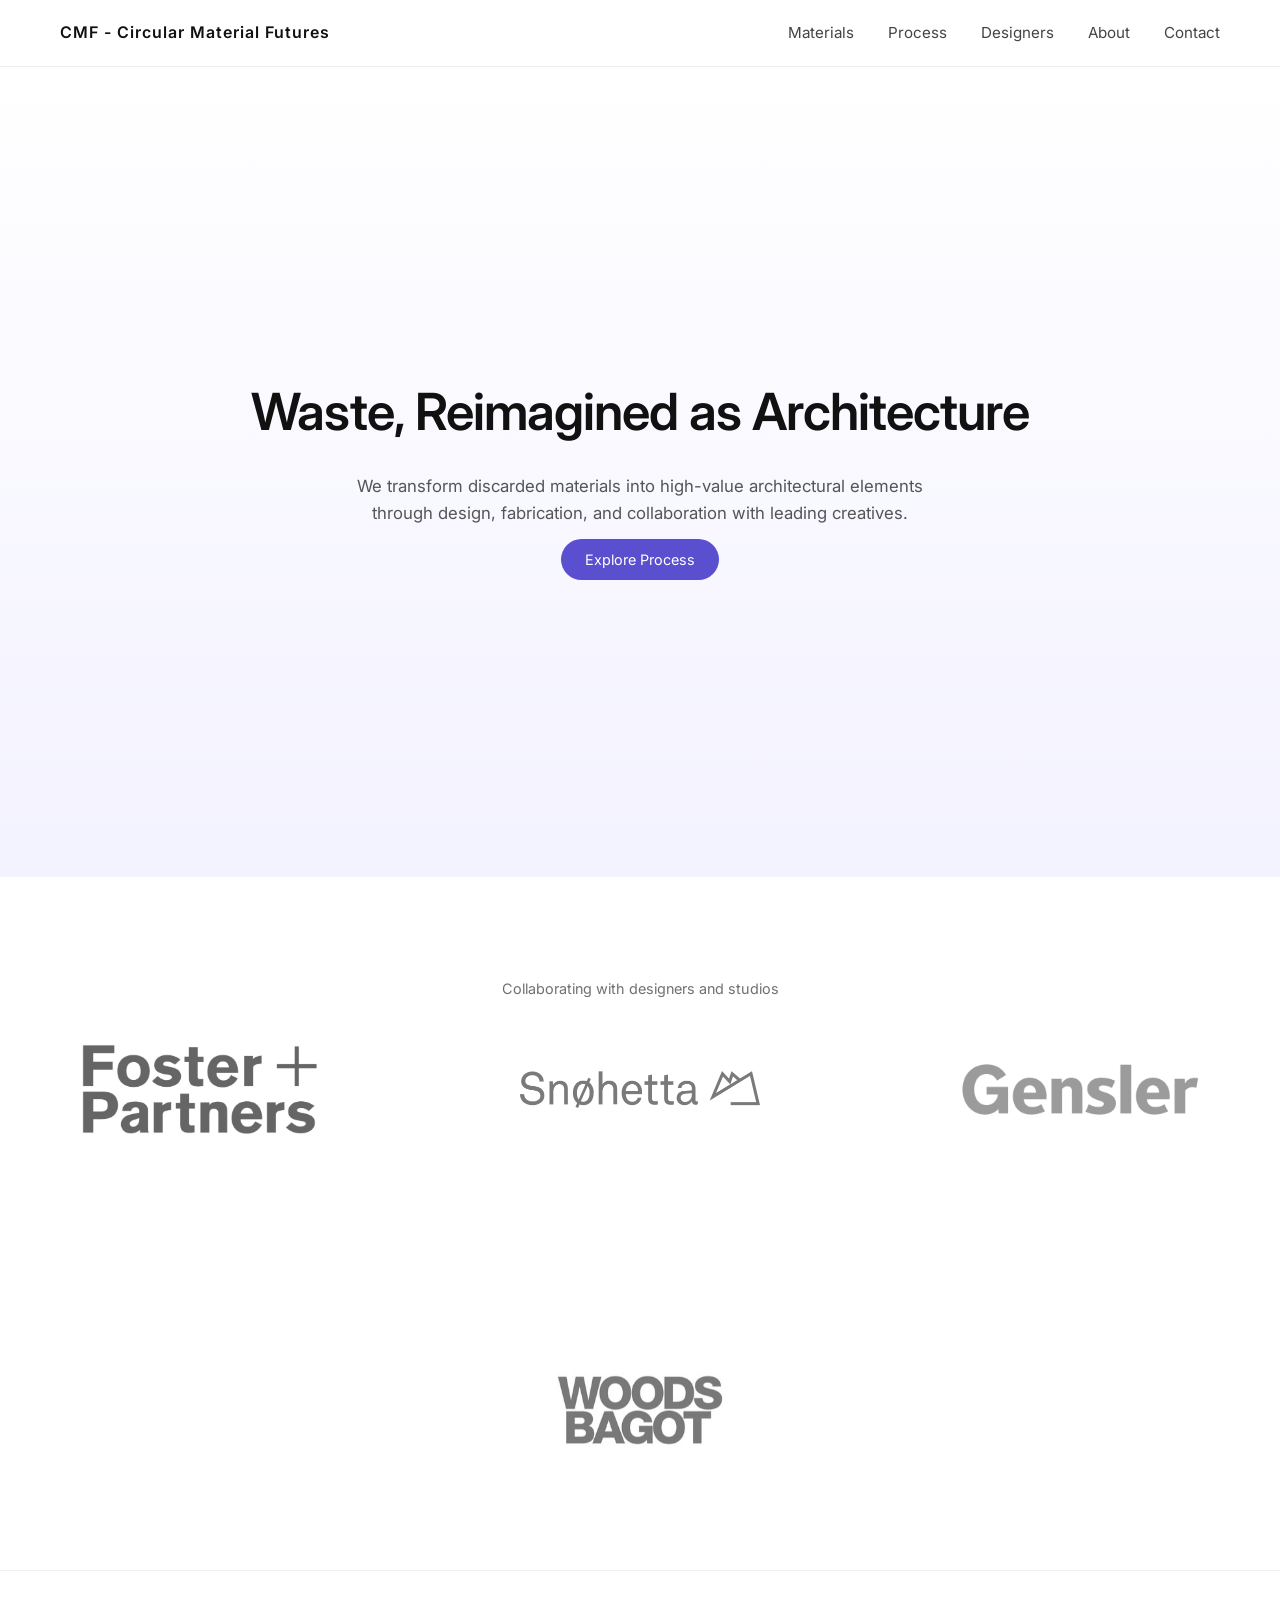
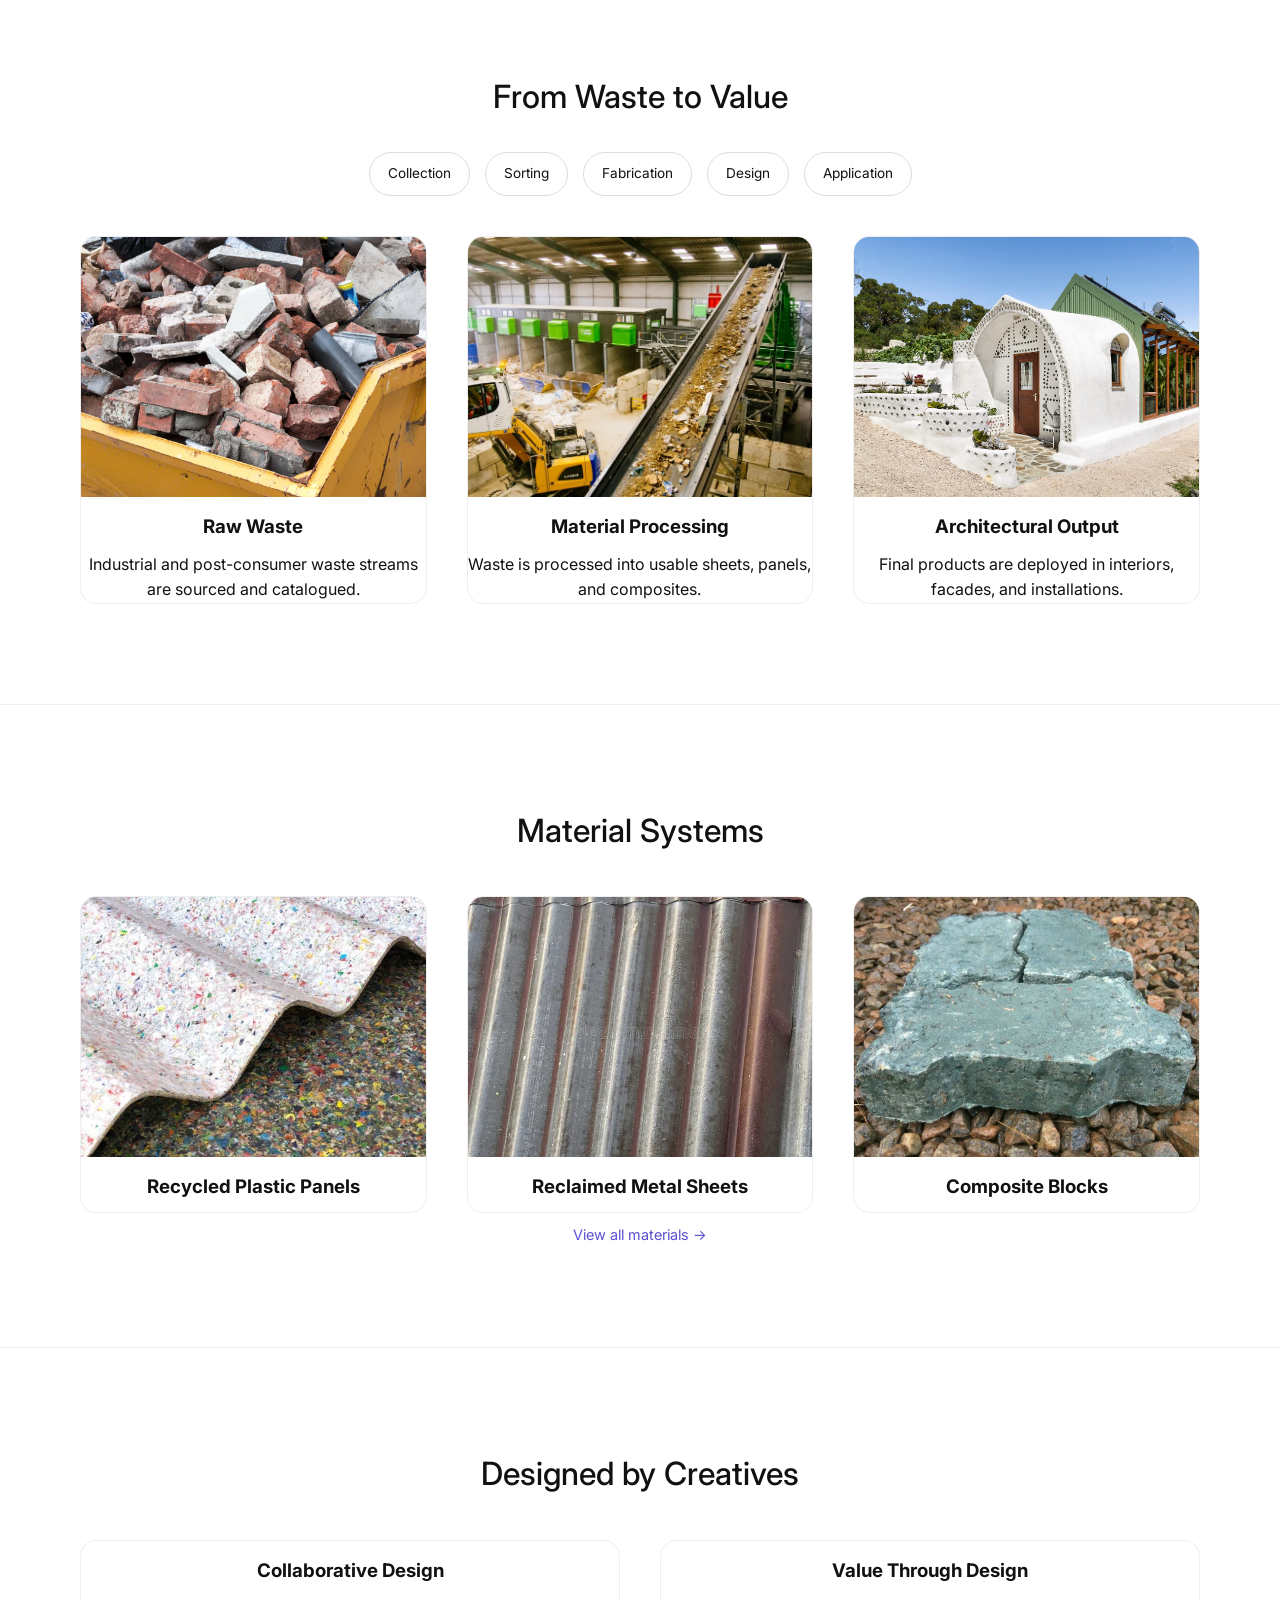
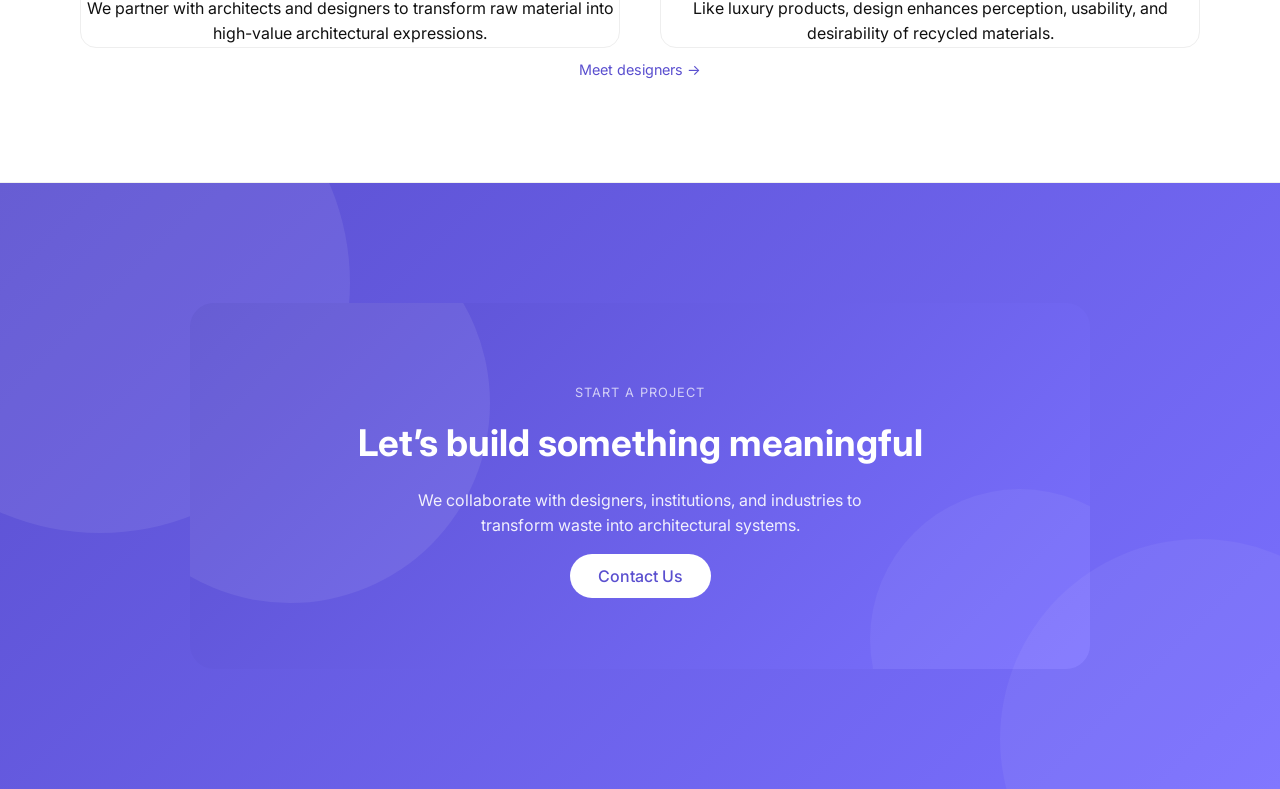
<file: index.html>
<!DOCTYPE html>
<html lang="en">
<head>
    <meta charset="UTF-8">
    <meta name="viewport" content="width=device-width, initial-scale=1.0">
    <title>Circular Material Futures</title>

    <!-- FONT -->
    <link href="https://fonts.googleapis.com/css2?family=Inter:wght@300;400;500;600&display=swap" rel="stylesheet">
    <link rel="stylesheet" href="style.css">
</head>
<body>

<!-- NAVBAR -->
<header class="navbar">
    <div class="logo">CMF - Circular Material Futures</div>
    <nav>
        <a href="materials.html">Materials</a>
        <a href="process.html">Process</a>
        <a href="designers.html">Designers</a>
        <a href="about.html">About</a>
        <a href="contact.html">Contact</a>
    </nav>
</header>

<!-- HERO -->
<section class="hero">
    <div class="hero-content">
        <h1 class="fade-up">Waste, Reimagined as Architecture</h1>
        <p class="fade-up">
            We transform discarded materials into high-value architectural elements
            through design, fabrication, and collaboration with leading creatives.
        </p>
        <a href="process.html" class="btn fade-up">Explore Process</a>
    </div>
</section>

<!-- TRUST / PROOF -->
<section class="section fade-up">
    <p class="fade-in" style="opacity:0.6; font-size:0.9rem;">Collaborating with designers and studios</p>
    <div class="logo-row large fade-in">
        <div class="logo-box">
            <img src="img/6895679254e4ed7a1fc61ac7_foster-partners-logo-700x271-1440x.webp" alt="Foster + Partners">
        </div>

        <div class="logo-box">
            <img src="img/Snøhetta_logo.png" alt="Snøhetta">
        </div>

        <div class="logo-box">
            <img src="img/Gensler-logo.png" alt="Gensler">
        </div>

        <div class="logo-box">
            <img src="img/Woods_Bagot_logo.jpg" alt="Woods Bagot">
        </div>
    </div>
</section>

<!-- HOW IT WORKS -->
<section class="section fade-up">
    <h2 class="fade-up">From Waste to Value</h2>

    <div class="process-steps fade-in">
        <div>Collection</div>
        <div>Sorting</div>
        <div>Fabrication</div>
        <div>Design</div>
        <div>Application</div>
    </div>

    <div class="grid-3">
    <div class="card fade-up">
        <div class="image-placeholder">
            <img src="img/waste.jpg" alt="Raw Waste">
        </div>
        <h3>Raw Waste</h3>
        <p>Industrial and post-consumer waste streams are sourced and catalogued.</p>
    </div>

    <div class="card fade-up">
        <div class="image-placeholder">
            <img src="img/process.jpg" alt="Material Processing">
        </div>
        <h3>Material Processing</h3>
        <p>Waste is processed into usable sheets, panels, and composites.</p>
    </div>

    <div class="card fade-up">
        <div class="image-placeholder">
            <img src="img/output.jpg" alt="Architectural Output">
        </div>
        <h3>Architectural Output</h3>
        <p>Final products are deployed in interiors, facades, and installations.</p>
    </div>
</div>
</section>

<!-- PRODUCTS / MATERIALS -->
<section class="section fade-up">
    <h2 class="fade-up">Material Systems</h2>

    <div class="grid-3">
        <div class="card material-card fade-up">
            <div class="image-placeholder">
                <img src="img/multicolor-plastic-roofing-sheet-500x500.webp" alt="Recycled Plastic Panels">
            </div>
            <h3>Recycled Plastic Panels</h3>
        </div>

        <div class="card material-card fade-up">
            <div class="image-placeholder">
                <img src="img/weathered-corrugated-metal-sheet-texture-close-up-view-showcasing-its-distinct-wavy-pattern-rich-surface-heavily-448748763.webp" alt="Reclaimed Metal Sheets">
            </div>
            <h3>Reclaimed Metal Sheets</h3>
        </div>

        <div class="card material-card fade-up">
            <div class="image-placeholder">
                <img src="img/plastic-into-bricks.jpg" alt="Composite Blocks">
            </div>
            <h3>Composite Blocks</h3>
        </div>
    </div>

    <a href="materials.html" class="link fade-in">View all materials →</a>
</section>

<!-- DESIGNERS -->
<section class="section fade-up">
    <h2 class="fade-up">Designed by Creatives</h2>

    <div class="grid-2">
        <div class="card slide-left">
            <h3>Collaborative Design</h3>
            <p>
                We partner with architects and designers to transform raw material
                into high-value architectural expressions.
            </p>
        </div>
        <div class="card slide-left">
            <h3>Value Through Design</h3>
            <p>
                Like luxury products, design enhances perception, usability,
                and desirability of recycled materials.
            </p>
        </div>
    </div>

    <a href="designers.html" class="link fade-in">Meet designers →</a>
</section>

<!-- CTA -->
<section class="cta fade-up show">
    <div class="cta-inner">
        <p class="cta-eyebrow">Start a Project</p>
        <h2>Let’s build something meaningful</h2>
        <p class="cta-sub">
            We collaborate with designers, institutions, and industries to transform waste into architectural systems.
        </p>
        <a href="contact.html" class="cta-btn">Contact Us</a>
    </div>
</section>

<!-- SCRIPT -->
<script src="script.js"></script>

</body>
</html>
</file>
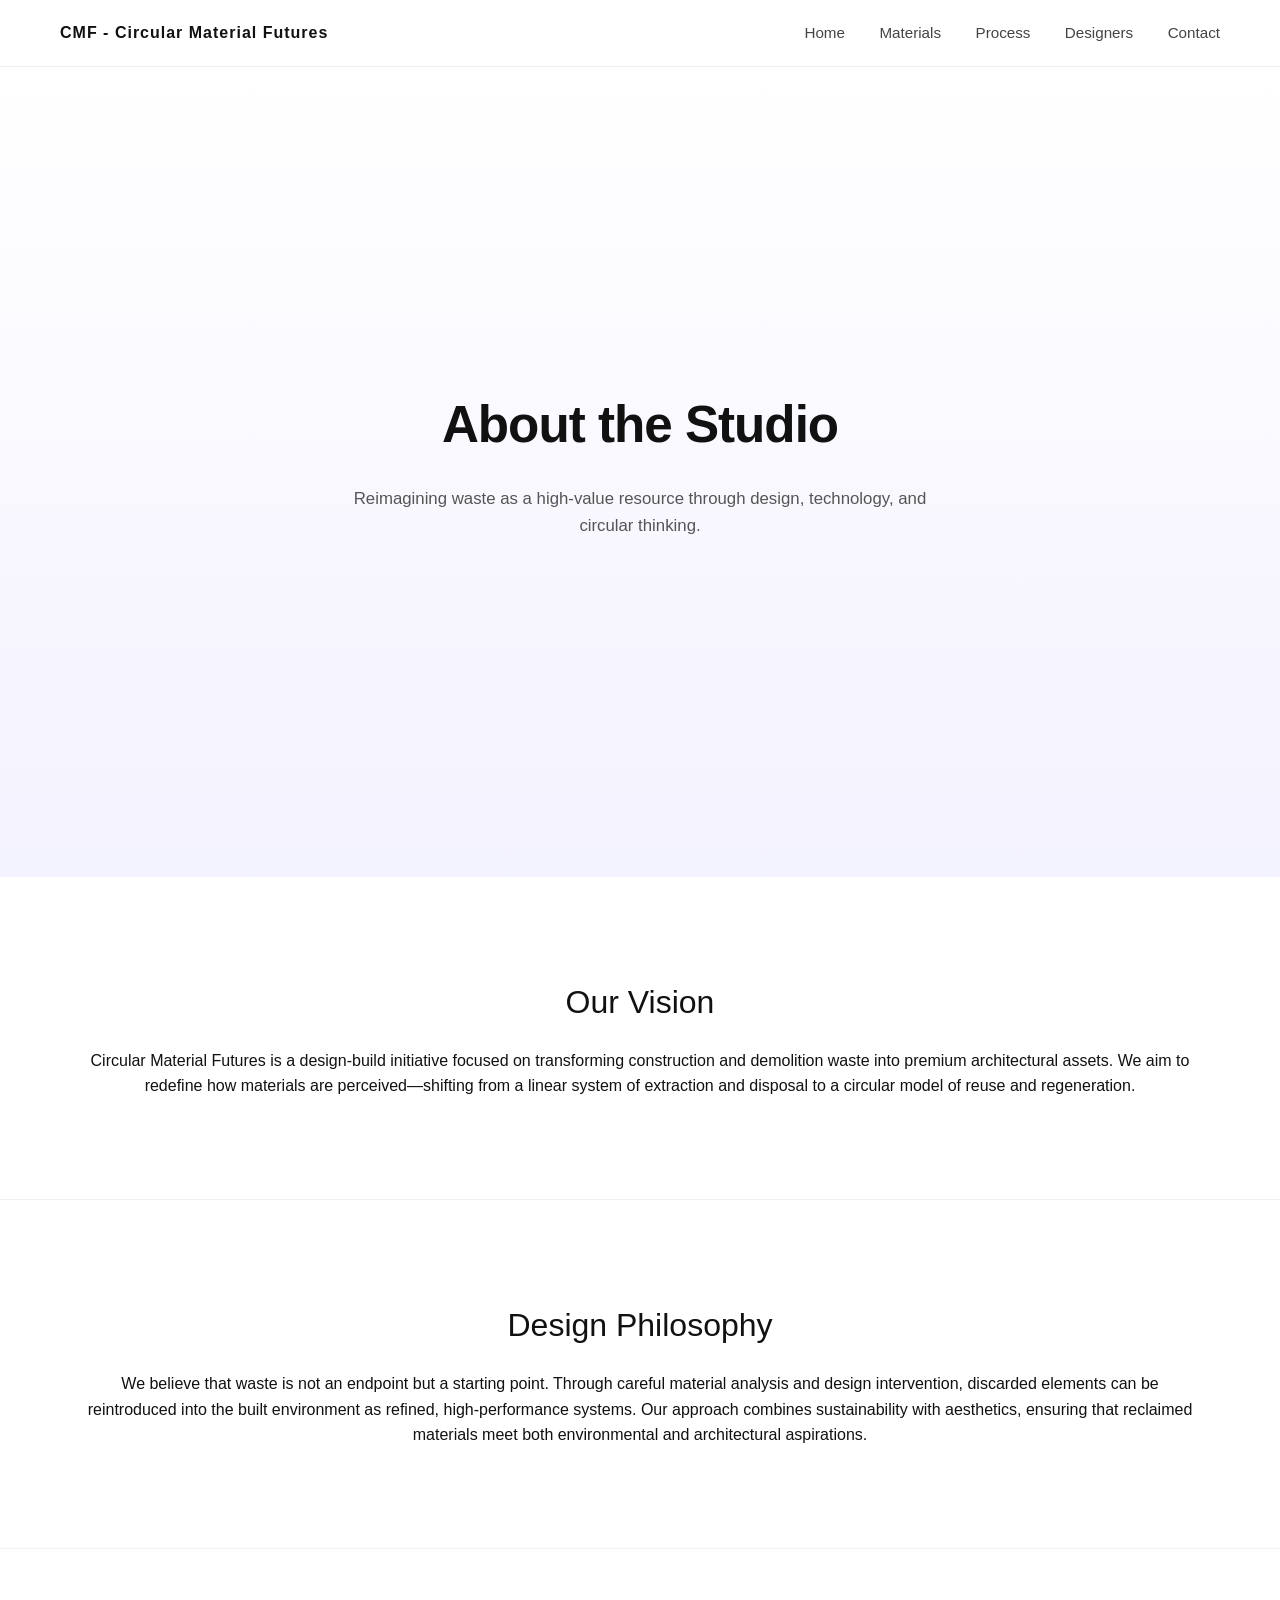
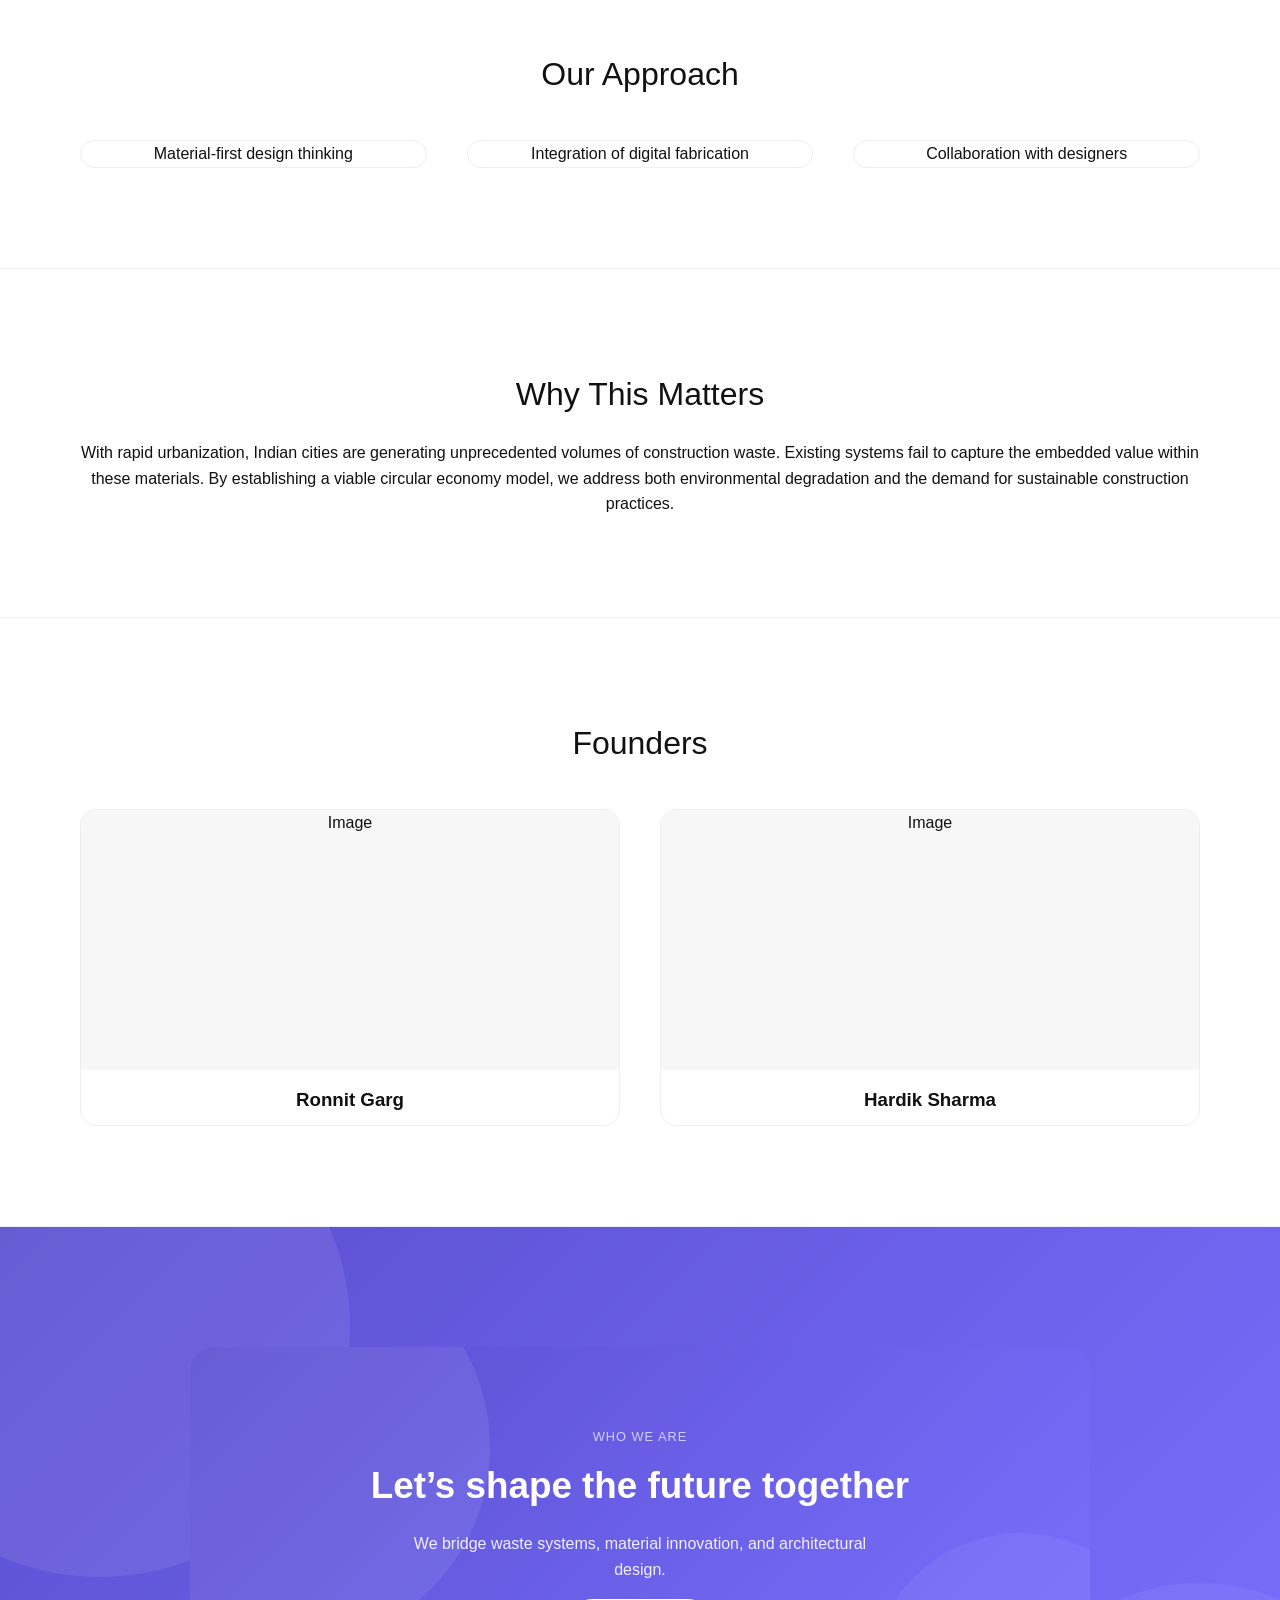
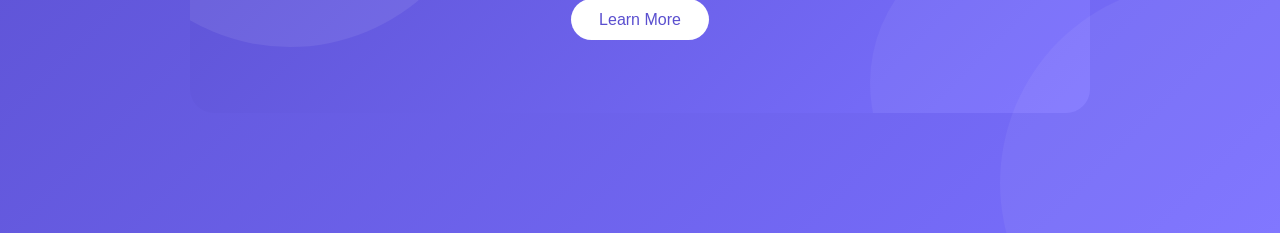
<file: about.html>
<!DOCTYPE html>
<html lang="en">
<head>
    <meta charset="UTF-8">
    <meta name="viewport" content="width=device-width, initial-scale=1.0">
    <script src="script.js"></script>
    <title>About | Circular Material Futures</title>
    <link rel="stylesheet" href="style.css">
</head>
<body>

<!-- NAVBAR -->
<header class="navbar">
    <div class="logo">CMF - Circular Material Futures</div>
    <nav>
        <a href="index.html">Home</a>
        <a href="materials.html">Materials</a>
        <a href="process.html">Process</a>
        <a href="designers.html">Designers</a>
        <a href="contact.html">Contact</a>
    </nav>
</header>

<!-- HERO -->
<section class="hero small-hero">
    <div class="hero-content">
        <h1>About the Studio</h1>
        <p>Reimagining waste as a high-value resource through design, technology, and circular thinking.</p>
    </div>
</section>

<!-- VISION -->
<section class="section">
    <h2>Our Vision</h2>
    <p>
        Circular Material Futures is a design-build initiative focused on transforming construction and demolition
        waste into premium architectural assets. We aim to redefine how materials are perceived—shifting from a
        linear system of extraction and disposal to a circular model of reuse and regeneration.
    </p>
</section>

<!-- PHILOSOPHY -->
<section class="section">
    <h2>Design Philosophy</h2>
    <p>
        We believe that waste is not an endpoint but a starting point. Through careful material analysis and
        design intervention, discarded elements can be reintroduced into the built environment as refined,
        high-performance systems. Our approach combines sustainability with aesthetics, ensuring that reclaimed
        materials meet both environmental and architectural aspirations.
    </p>
</section>

<!-- APPROACH -->
<section class="section">
    <h2>Our Approach</h2>
    <div class="grid-3">
        <div class="card">Material-first design thinking</div>
        <div class="card">Integration of digital fabrication</div>
        <div class="card">Collaboration with designers</div>
    </div>
</section>

<!-- WHY NOW -->
<section class="section">
    <h2>Why This Matters</h2>
    <p>
        With rapid urbanization, Indian cities are generating unprecedented volumes of construction waste.
        Existing systems fail to capture the embedded value within these materials. By establishing a viable
        circular economy model, we address both environmental degradation and the demand for sustainable
        construction practices.
    </p>
</section>

<!-- TEAM -->
<section class="section">
    <h2>Founders</h2>
    <div class="grid-2">
        <div class="card">
            <div class="image-placeholder">Image</div>
            <h3>Ronnit Garg</h3>
        </div>
        <div class="card">
            <div class="image-placeholder">Image</div>
            <h3>Hardik Sharma</h3>
        </div>
    </div>
</section>

<!-- CTA -->
<section class="cta fade-up show">
    <div class="cta-inner">
        <p class="cta-eyebrow">Who We Are</p>
        <h2>Let’s shape the future together</h2>
        <p class="cta-sub">
            We bridge waste systems, material innovation, and architectural design.
        </p>
        <a href="contact.html" class="cta-btn">Learn More</a>
    </div>
</section>

</body>
</html>
</file>
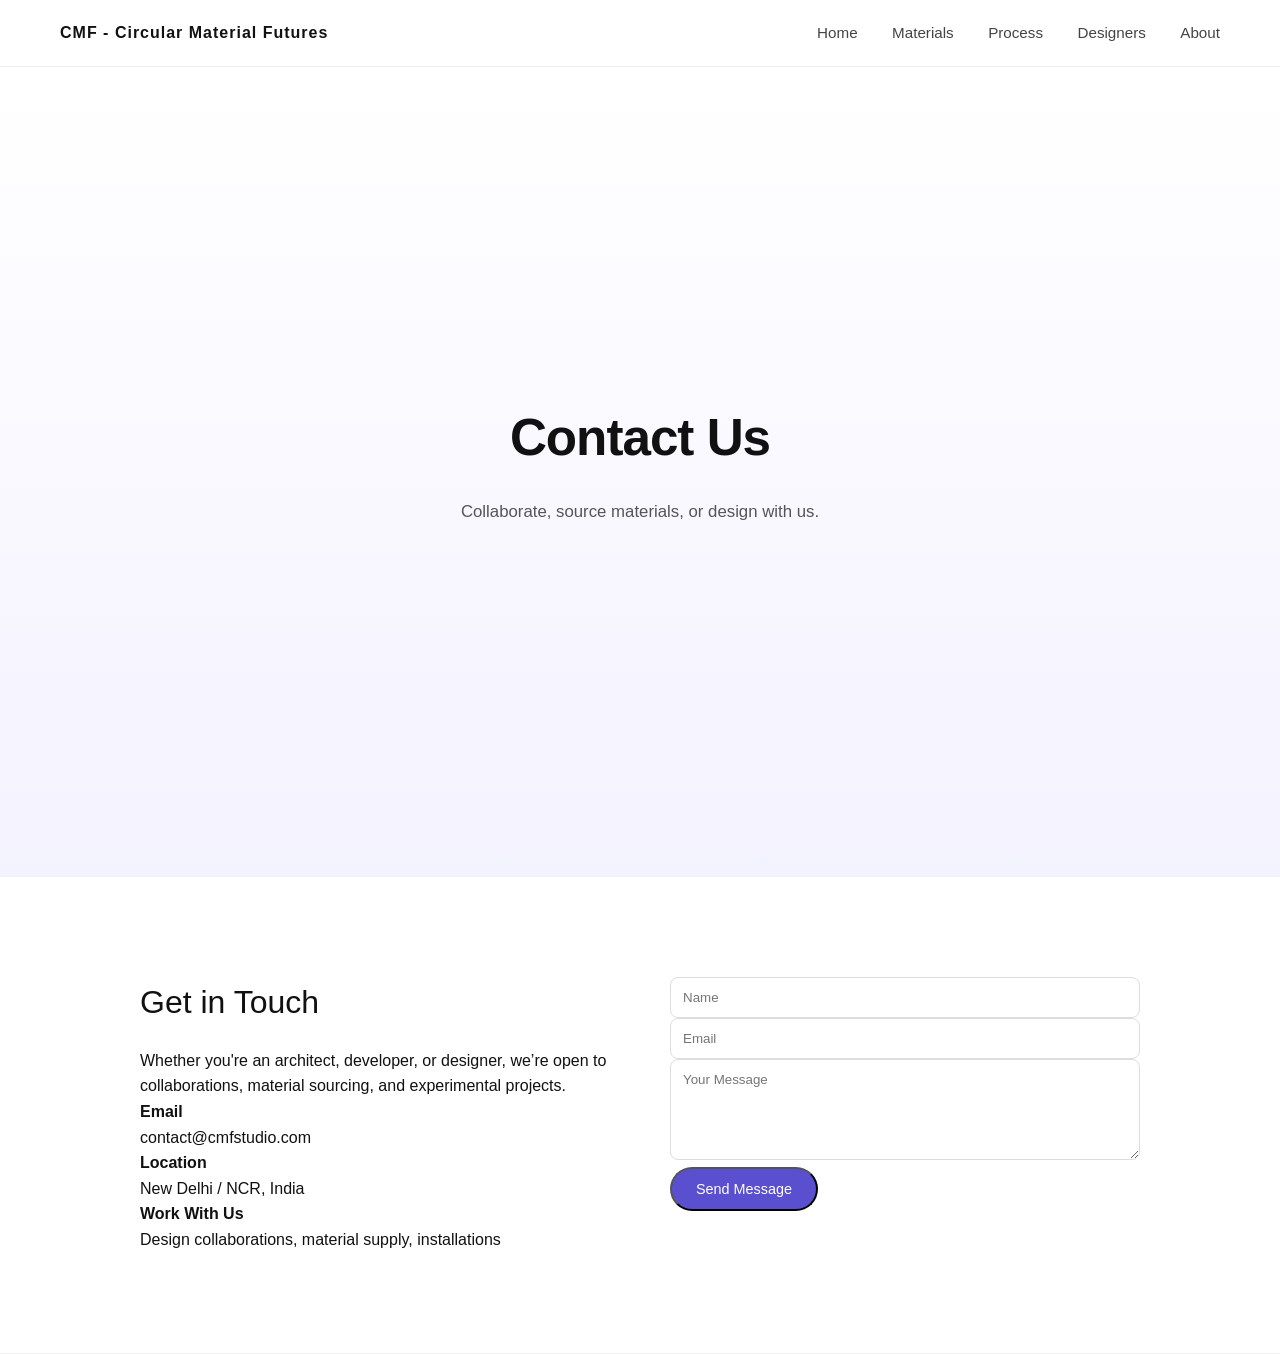
<file: contact.html>
<!DOCTYPE html>
<html lang="en">
<head>
    <meta charset="UTF-8">
    <meta name="viewport" content="width=device-width, initial-scale=1.0">
    <script src="script.js"></script>
    <title>Contact | Circular Material Futures</title>
    <link rel="stylesheet" href="style.css">
</head>
<body>

<!-- NAVBAR -->
<header class="navbar">
    <div class="logo">CMF - Circular Material Futures</div>
    <nav>
        <a href="index.html">Home</a>
        <a href="materials.html">Materials</a>
        <a href="process.html">Process</a>
        <a href="designers.html">Designers</a>
        <a href="about.html">About</a>
    </nav>
</header>

<!-- HERO -->
<section class="hero small-hero">
    <div class="hero-content">
        <h1>Contact Us</h1>
        <p>Collaborate, source materials, or design with us.</p>
    </div>
</section>

<!-- CONTACT SECTION -->
<section class="section contact-section">

    <div class="contact-container">

        <!-- LEFT: INFO -->
        <div class="contact-info">
            <h2>Get in Touch</h2>
            <p>
                Whether you're an architect, developer, or designer, we’re open to
                collaborations, material sourcing, and experimental projects.
            </p>

            <div class="info-block">
                <strong>Email</strong>
                <p>contact@cmfstudio.com</p>
            </div>

            <div class="info-block">
                <strong>Location</strong>
                <p>New Delhi / NCR, India</p>
            </div>

            <div class="info-block">
                <strong>Work With Us</strong>
                <p>Design collaborations, material supply, installations</p>
            </div>
        </div>

        <!-- RIGHT: FORM -->
        <div class="contact-form">
            <form>
                <input type="text" placeholder="Name" required>
                <input type="email" placeholder="Email" required>
                <textarea placeholder="Your Message" rows="5" required></textarea>
                <button type="submit" class="btn">Send Message</button>
            </form>
        </div>

    </div>

</section>


</body>
</html>
</file>
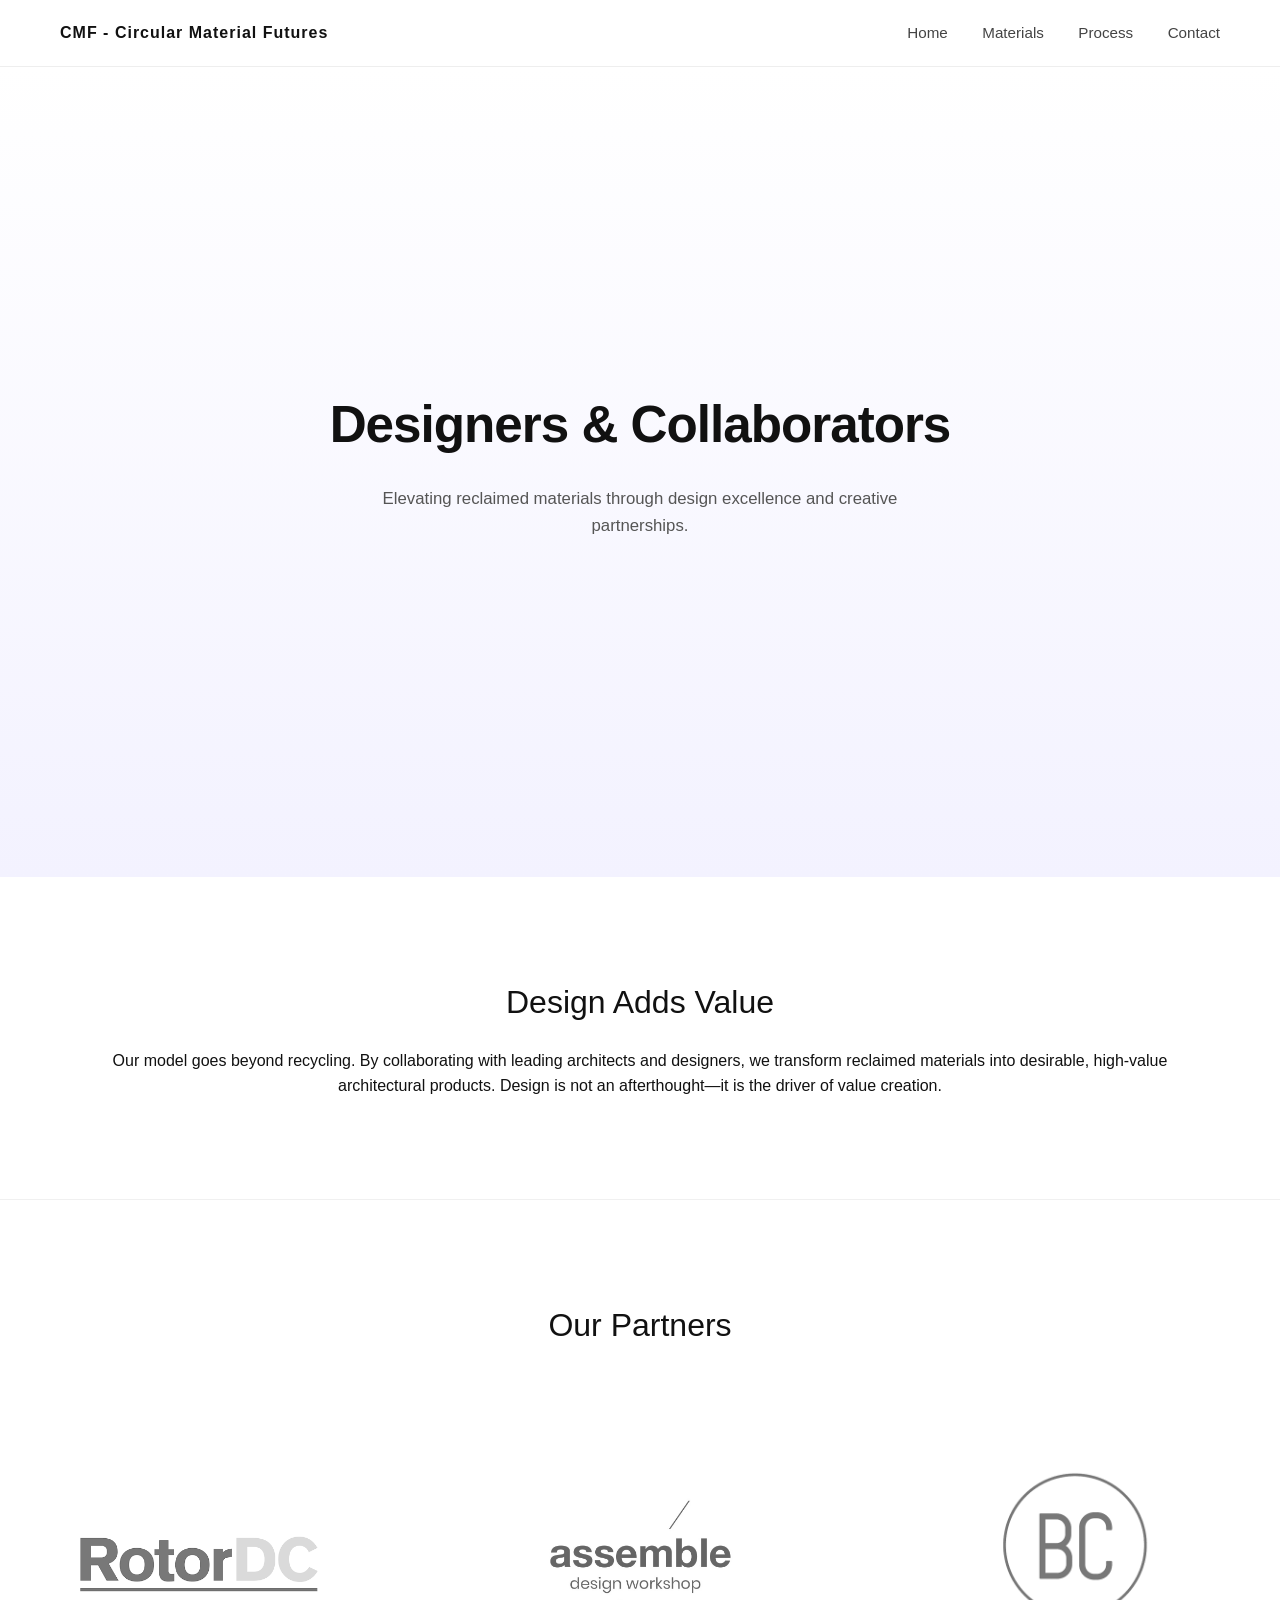
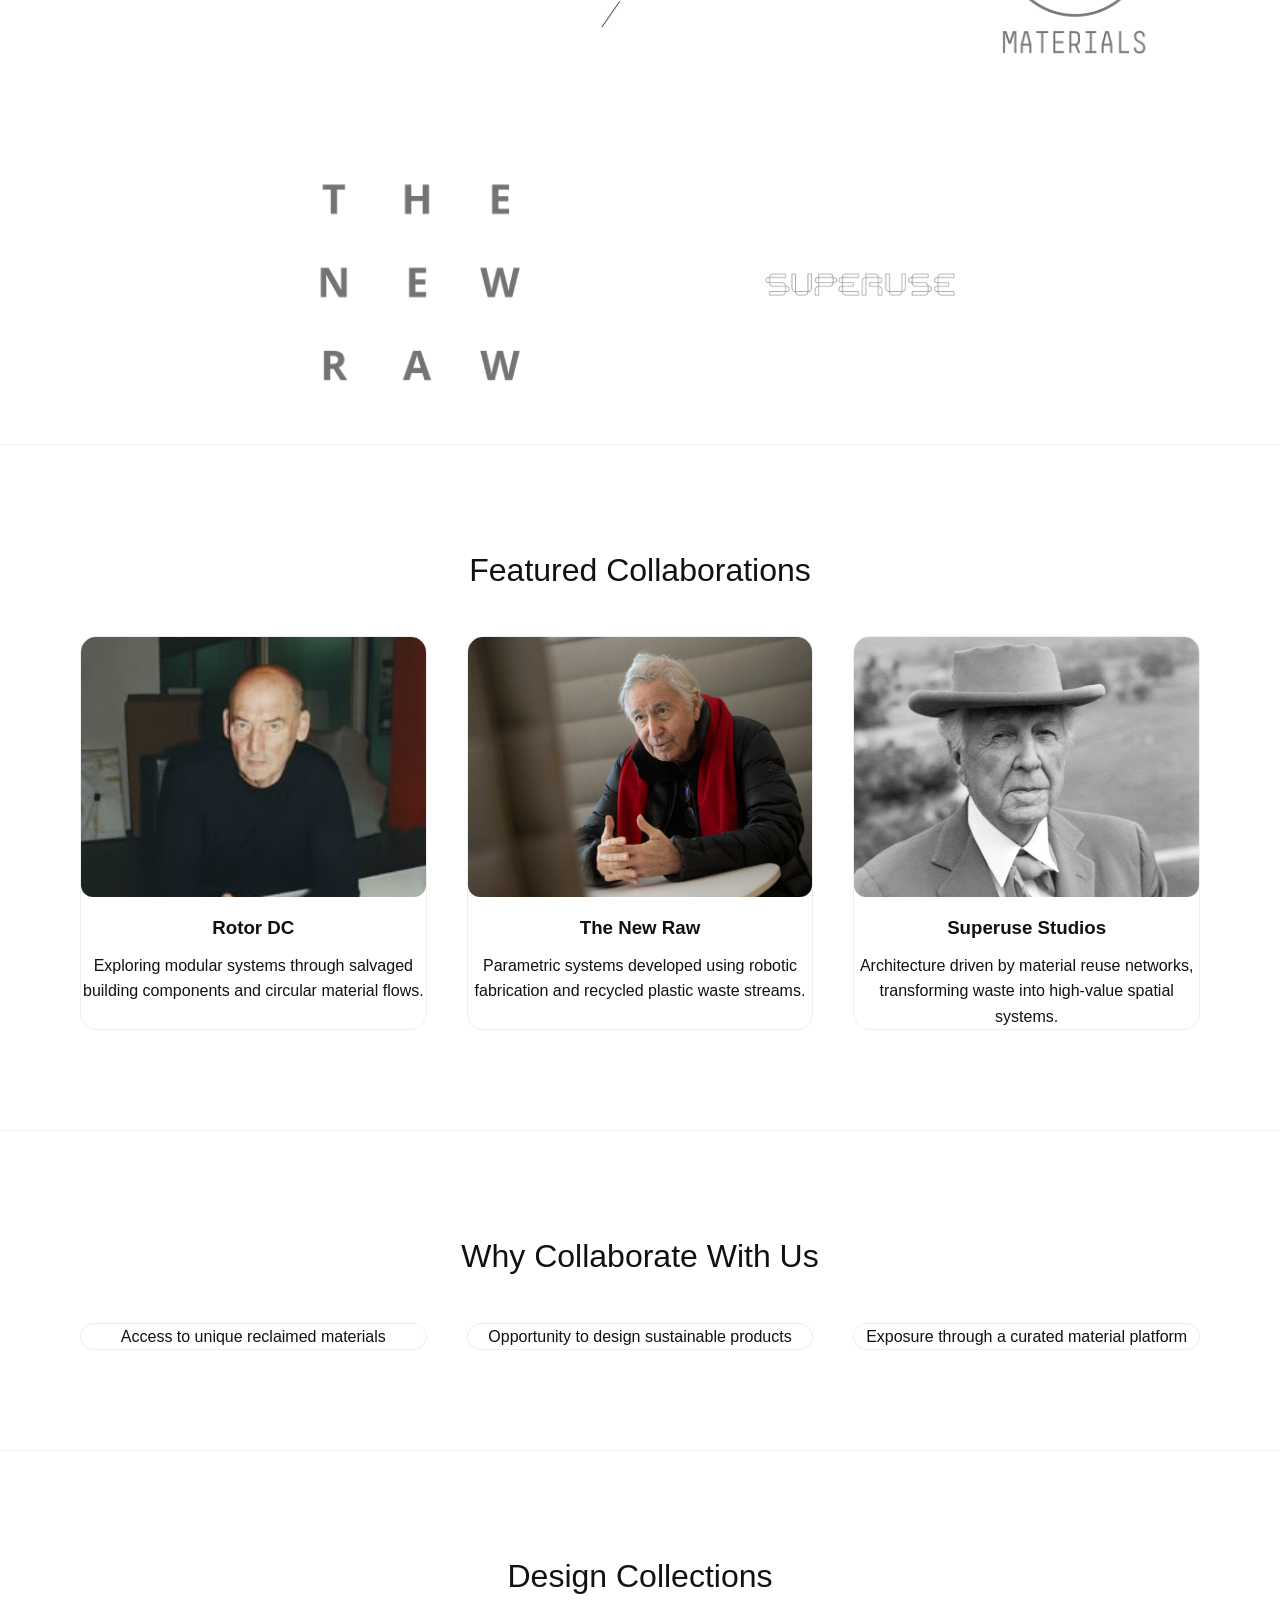
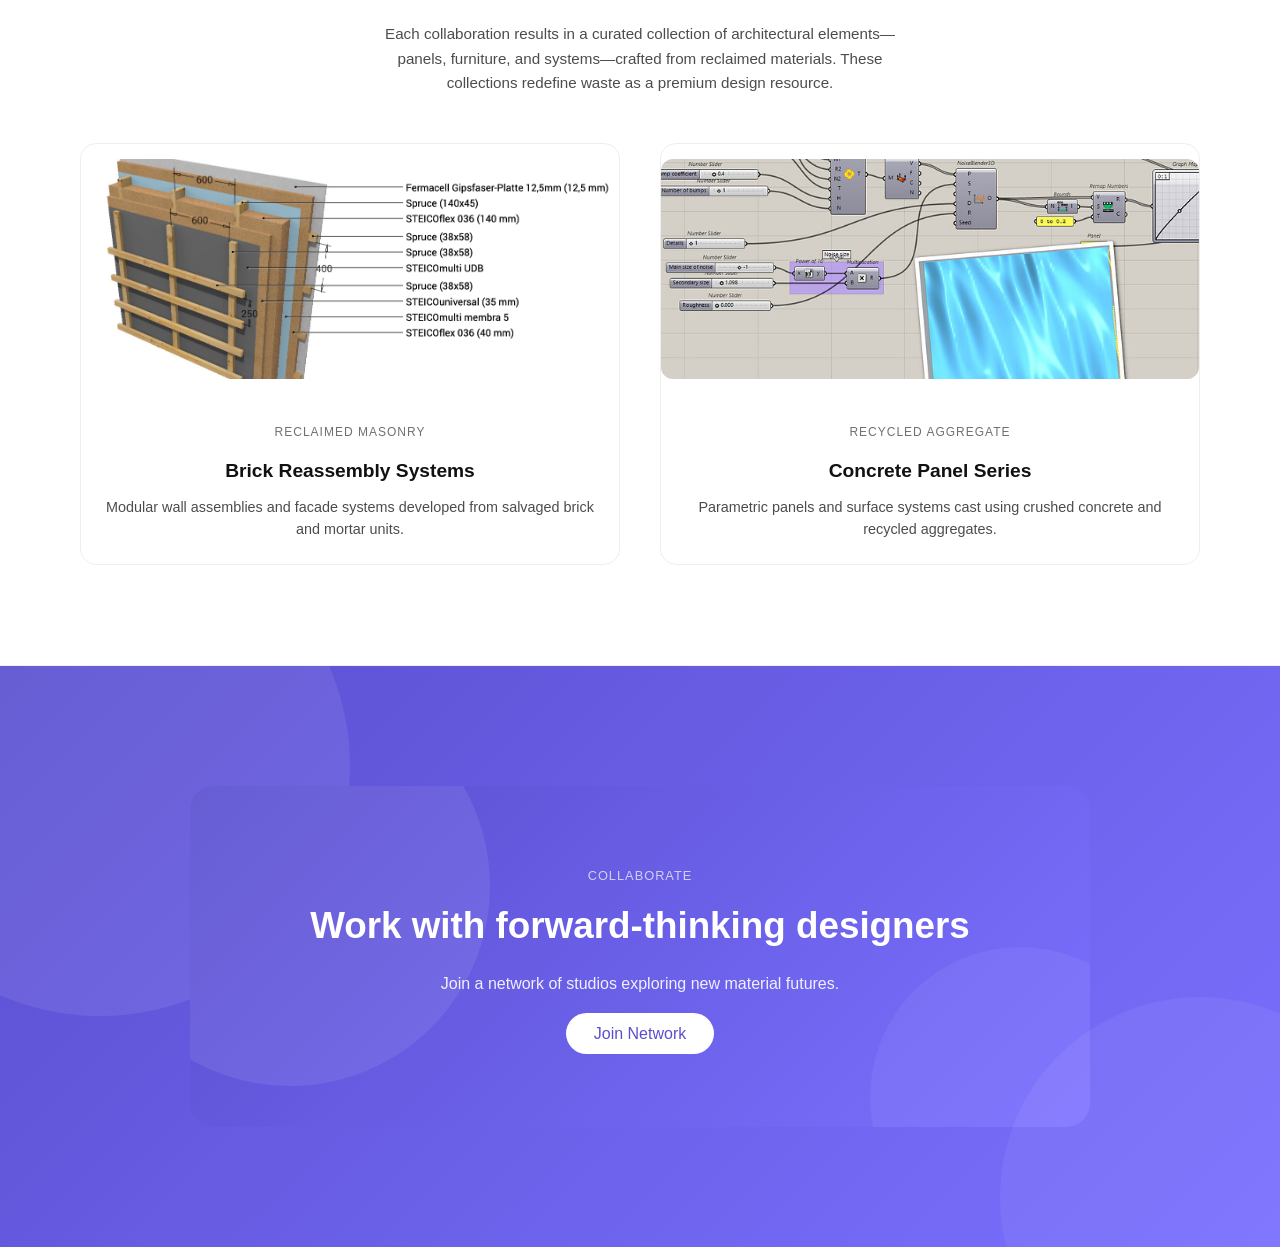
<file: designers.html>
<!DOCTYPE html>
<html lang="en">
<head>
    <meta charset="UTF-8">
    <meta name="viewport" content="width=device-width, initial-scale=1.0">
    <script src="script.js"></script>
    <title>Designers | Circular Material Futures</title>
    <link rel="stylesheet" href="style.css">
</head>
<body>

<!-- NAVBAR -->
<header class="navbar">
    <div class="logo">CMF - Circular Material Futures</div>
    <nav>
        <a href="index.html">Home</a>
        <a href="materials.html">Materials</a>
        <a href="process.html">Process</a>
        <a href="contact.html">Contact</a>
    </nav>
</header>

<!-- HERO -->
<section class="hero small-hero">
    <div class="hero-content">
        <h1>Designers & Collaborators</h1>
        <p>Elevating reclaimed materials through design excellence and creative partnerships.</p>
    </div>
</section>

<!-- INTRO -->
<section class="section">
    <h2>Design Adds Value</h2>
    <p>
        Our model goes beyond recycling. By collaborating with leading architects and designers,
        we transform reclaimed materials into desirable, high-value architectural products.
        Design is not an afterthought—it is the driver of value creation.
    </p>
</section>

<!-- LOGO STRIP -->
<section class="section">
    <h2>Our Partners</h2>
    <br><br><br><br>

    <div class="logo-row large">

        <div class="logo-box">
            <img src="img/designers/rotor.png" alt="Rotor DC">
        </div>

        <div class="logo-box">
            <img src="img/designers/assemble.webp" alt="Assemble">
        </div>

        <div class="logo-box">
            <img src="img/designers/bc.png" alt="BC Materials">
        </div>

        <div class="logo-box">
            <img src="img/designers/raw.png" alt="The New Raw">
        </div>

        <div class="logo-box">
            <img src="img/designers/use.png" alt="Superuse Studios">
        </div>

    </div>
</section>

<section class="section">
    <h2>Featured Collaborations</h2>

    <div class="grid-3">

        <div class="card designer-card">
            <div class="image-placeholder">
                <img src="img/designers/rem.jpg" alt="Rotor DC Project">
            </div>
            <h3>Rotor DC</h3>
            <p>Exploring modular systems through salvaged building components and circular material flows.</p>
        </div>

        <div class="card designer-card">
            <div class="image-placeholder">
                <img src="img/designers/ben.jpg" alt="The New Raw Project">
            </div>
            <h3>The New Raw</h3>
            <p>Parametric systems developed using robotic fabrication and recycled plastic waste streams.</p>
        </div>

        <div class="card designer-card">
            <div class="image-placeholder">
                <img src="img/designers/fl.jpg" alt="Superuse Studios Project">
            </div>
            <h3>Superuse Studios</h3>
            <p>Architecture driven by material reuse networks, transforming waste into high-value spatial systems.</p>
        </div>

    </div>
</section>

<!-- VALUE PROPOSITION -->
<section class="section">
    <h2>Why Collaborate With Us</h2>
    <div class="grid-3">
        <div class="card">Access to unique reclaimed materials</div>
        <div class="card">Opportunity to design sustainable products</div>
        <div class="card">Exposure through a curated material platform</div>
    </div>
</section>

<section class="section">
    <h2>Design Collections</h2>

    <p class="section-intro">
        Each collaboration results in a curated collection of architectural elements—panels, furniture, and systems—crafted from reclaimed materials. These collections redefine waste as a premium design resource.
    </p>

    <div class="grid-2">

        <!-- COLLECTION 01 -->
        <div class="card collection-card">
            <div class="image-placeholder wide">
                <img src="img/designers/wall.png" alt="Brick Collection">
            </div>
            <div class="card-content">
                <p class="tag">Reclaimed Masonry</p>
                <h3>Brick Reassembly Systems</h3>
                <p>Modular wall assemblies and facade systems developed from salvaged brick and mortar units.</p>
            </div>
        </div>

        <!-- COLLECTION 02 -->
        <div class="card collection-card">
            <div class="image-placeholder wide">
                <img src="img/designers/parametric.jpeg" alt="Concrete Collection">
            </div>
            <div class="card-content">
                <p class="tag">Recycled Aggregate</p>
                <h3>Concrete Panel Series</h3>
                <p>Parametric panels and surface systems cast using crushed concrete and recycled aggregates.</p>
            </div>
        </div>

    </div>
</section>

<!-- CTA -->
<section class="cta fade-up show">
    <div class="cta-inner">
        <p class="cta-eyebrow">Collaborate</p>
        <h2>Work with forward-thinking designers</h2>
        <p class="cta-sub">
            Join a network of studios exploring new material futures.
        </p>
        <a href="contact.html" class="cta-btn">Join Network</a>
    </div>
</section>
</body>
</html>
</file>
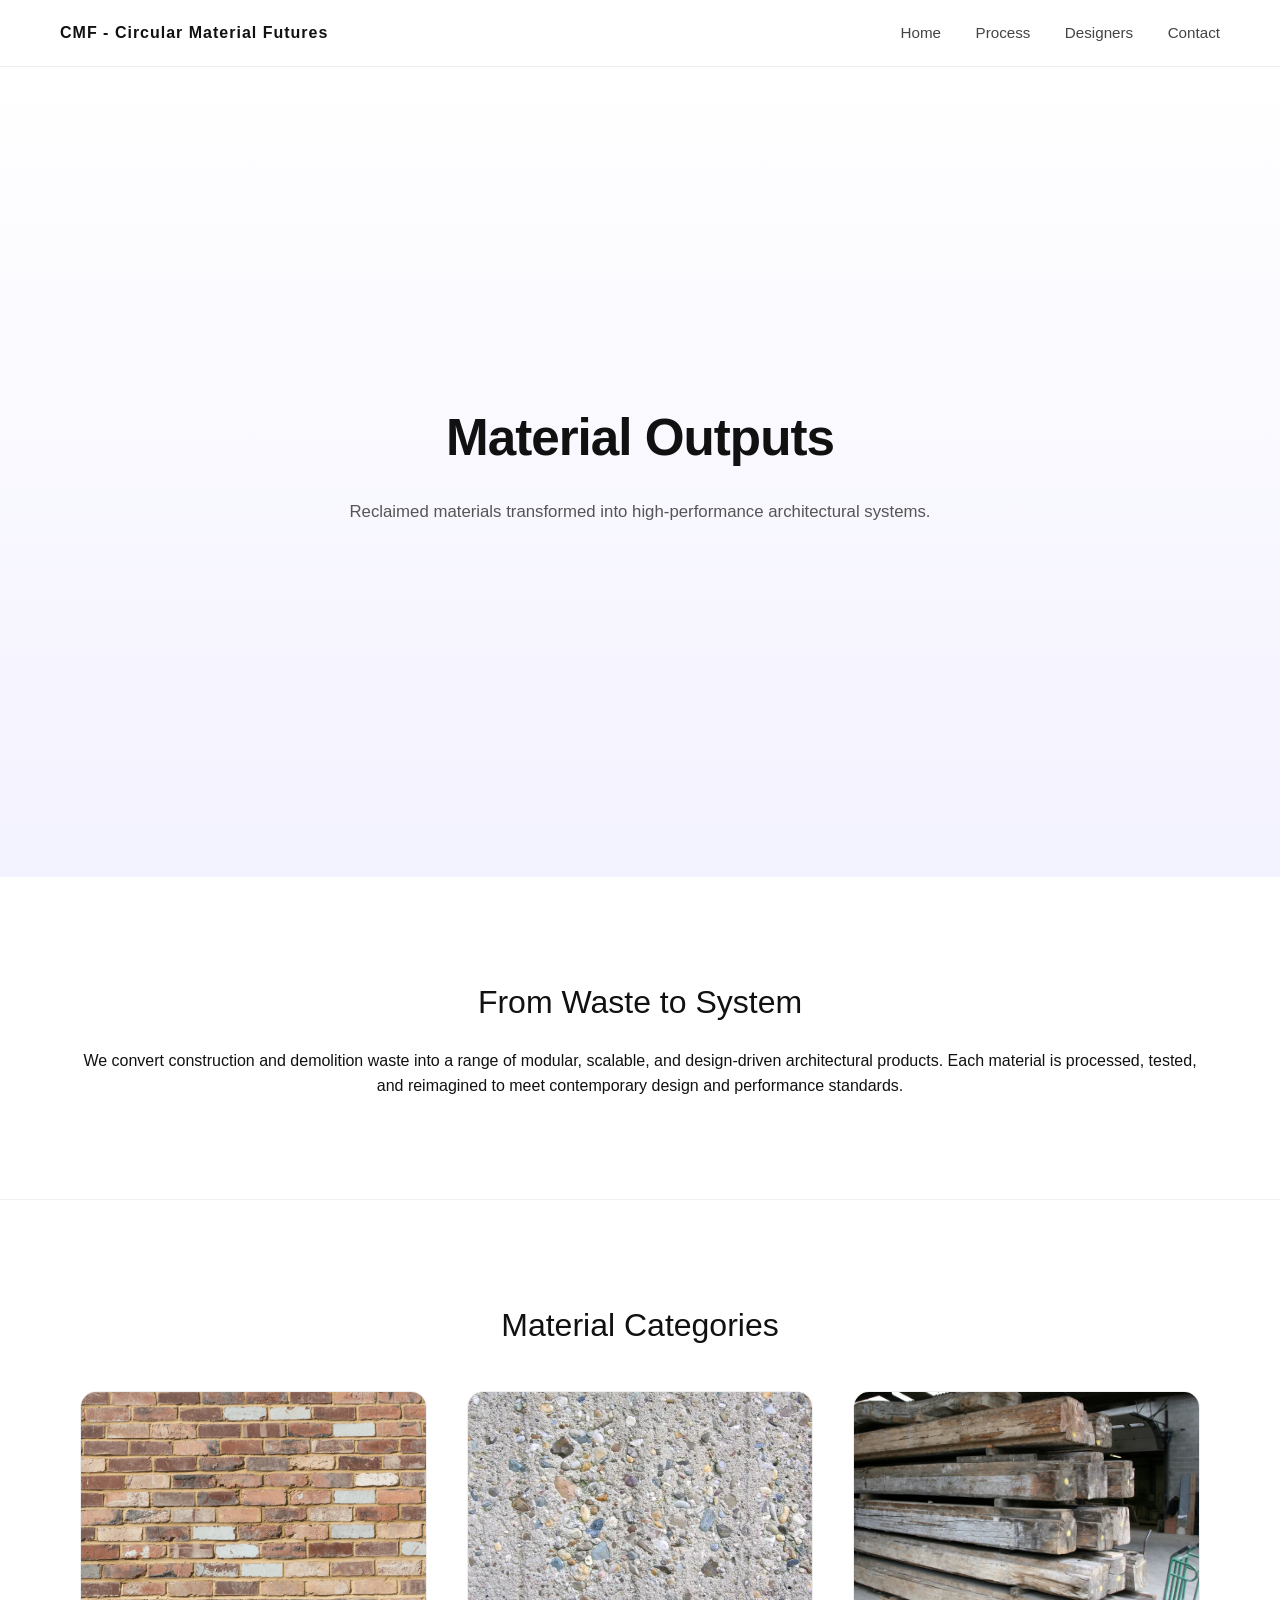
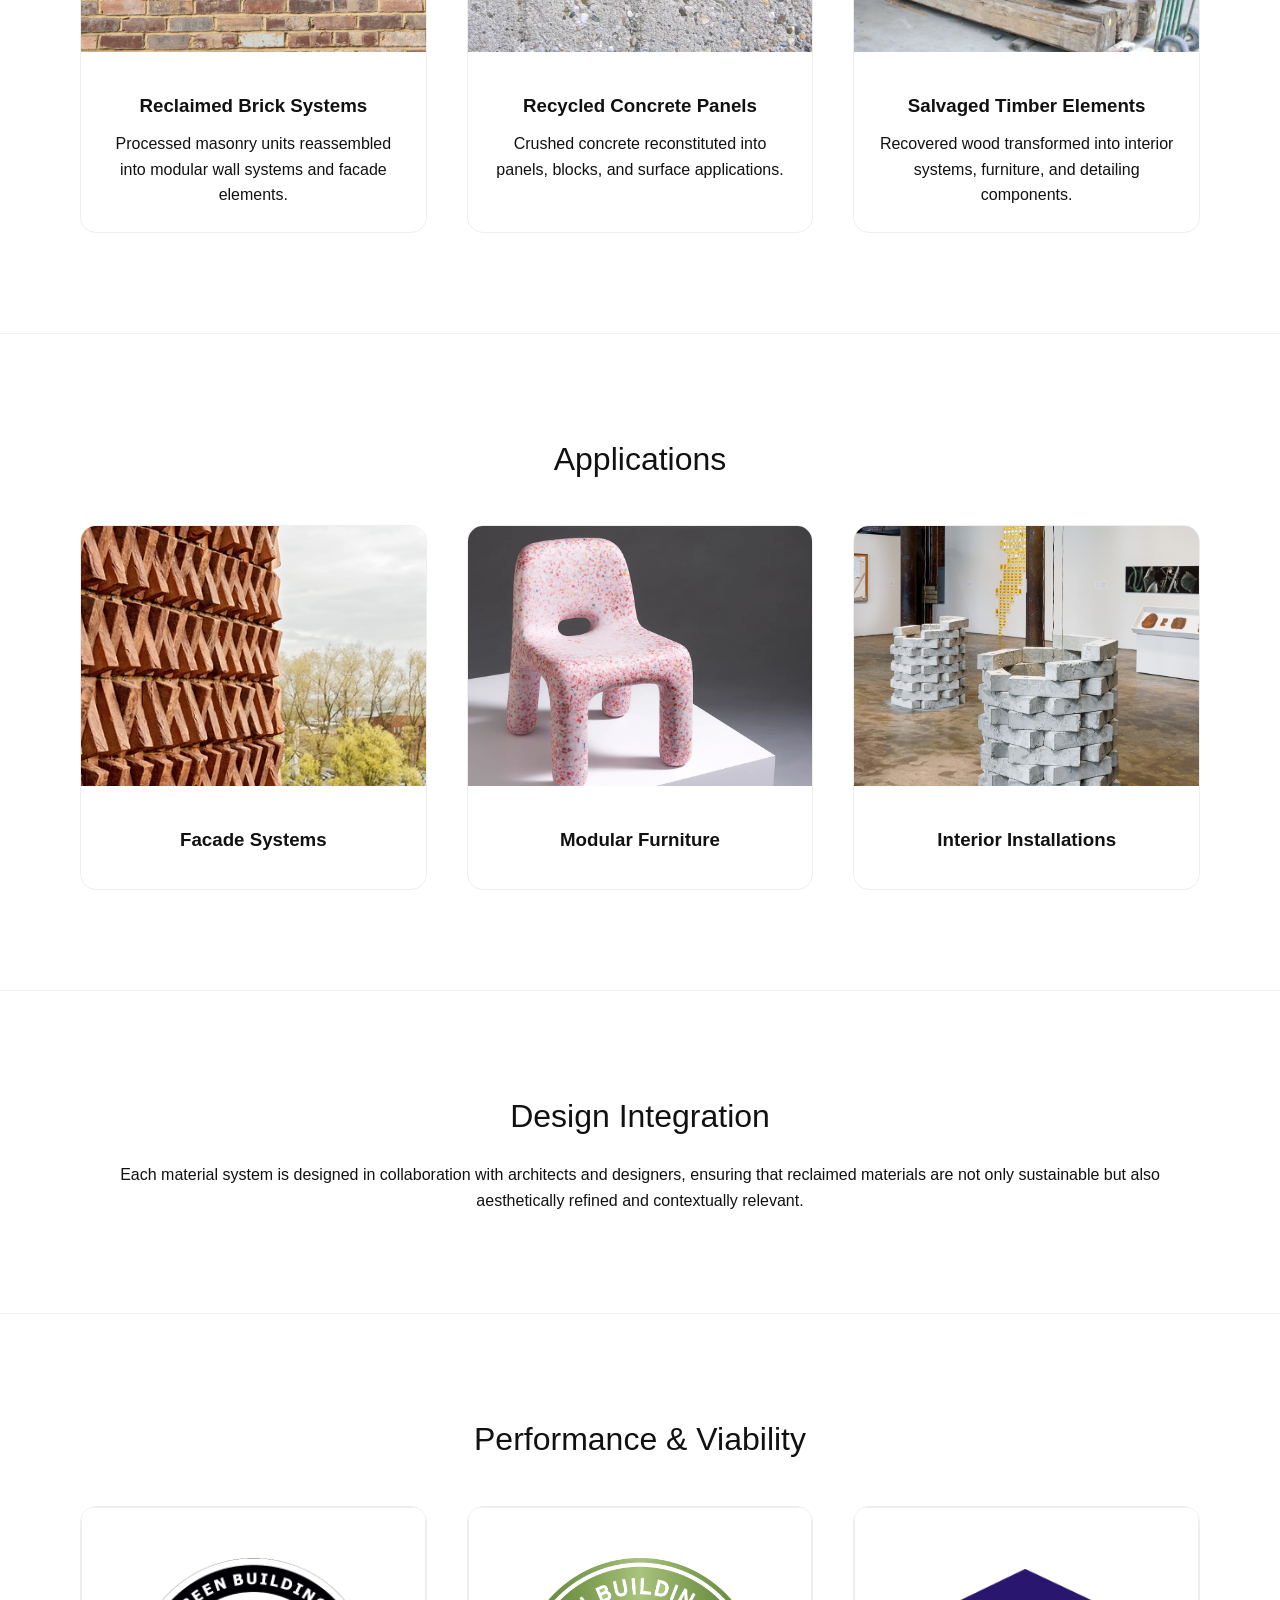
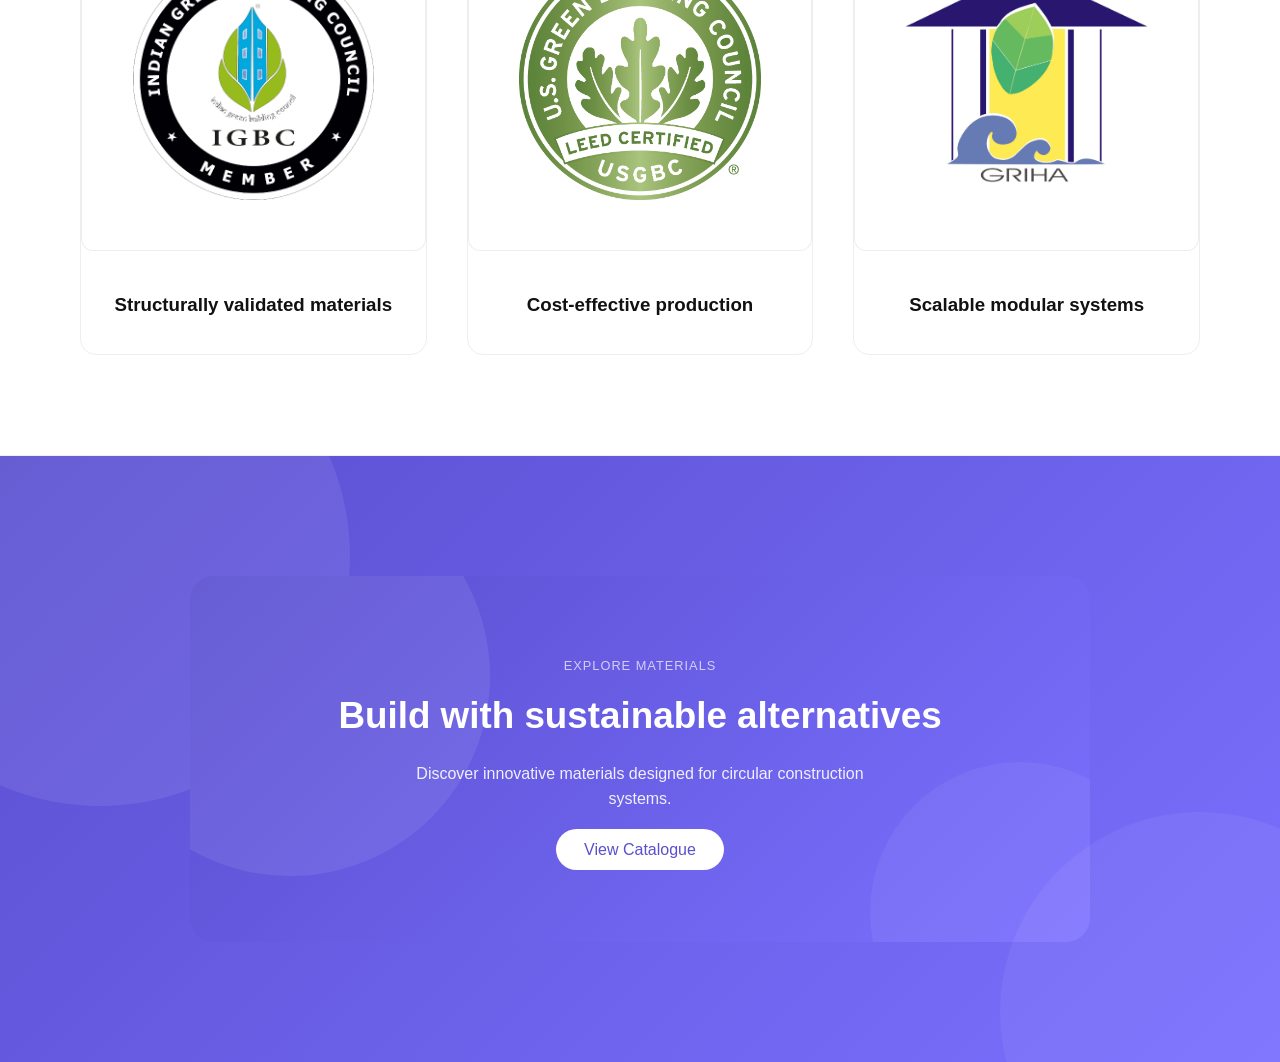
<file: materials.html>
<!DOCTYPE html>
<html lang="en">
<head>
    <meta charset="UTF-8">
    <meta name="viewport" content="width=device-width, initial-scale=1.0">
    
    <title>Materials | Circular Material Futures</title>
    <link rel="stylesheet" href="style.css">
</head>

<script src="script.js"></script>

<body>

<!-- NAVBAR -->
<header class="navbar">
    <div class="logo">CMF - Circular Material Futures</div>
    <nav>
        <a href="index.html">Home</a>
        <a href="process.html">Process</a>
        <a href="designers.html">Designers</a>
        <a href="contact.html">Contact</a>
    </nav>
</header>

<!-- HERO -->
<section class="hero small-hero">
    <div class="hero-content">
        <h1>Material Outputs</h1>
        <p>Reclaimed materials transformed into high-performance architectural systems.</p>
    </div>
</section>

<!-- INTRO -->
<section class="section">
    <h2>From Waste to System</h2>
    <p>
        We convert construction and demolition waste into a range of modular, scalable,
        and design-driven architectural products. Each material is processed, tested,
        and reimagined to meet contemporary design and performance standards.
    </p>
</section>

<!-- MATERIAL TYPES -->
<section class="section">
    <h2>Material Categories</h2>

    <div class="grid-3">

        <div class="card material-card">
            <div class="image-placeholder">
                <img src="img/mats/bricks.webp" alt="Recycled Brick">
            </div>
            <div class="card-content">
                <h3>Reclaimed Brick Systems</h3>
                <p>Processed masonry units reassembled into modular wall systems and facade elements.</p>
            </div>
        </div>

        <div class="card material-card">
            <div class="image-placeholder">
                <img src="img/mats/concrete.webp" alt="Recycled Concrete">
            </div>
            <div class="card-content">
                <h3>Recycled Concrete Panels</h3>
                <p>Crushed concrete reconstituted into panels, blocks, and surface applications.</p>
            </div>
        </div>

        <div class="card material-card">
            <div class="image-placeholder">
                <img src="img/mats/timber.webp" alt="Timber">
            </div>
            <div class="card-content">
                <h3>Salvaged Timber Elements</h3>
                <p>Recovered wood transformed into interior systems, furniture, and detailing components.</p>
            </div>
        </div>

    </div>
</section>

<!-- PRODUCT APPLICATIONS -->
<section class="section">
    <h2>Applications</h2>

    <div class="grid-3">

        <div class="card">
            <div class="image-placeholder">
                <img src="img/mats/facade.jpg" alt="Facade Systems">
            </div>
            <div class="card-content">
                <h3>Facade Systems</h3>
            </div>
        </div>

        <div class="card">
            <div class="image-placeholder">
                <img src="img/mats/furniture.webp" alt="Modular Furniture">
            </div>
            <div class="card-content">
                <h3>Modular Furniture</h3>
            </div>
        </div>

        <div class="card">
            <div class="image-placeholder">
                <img src="img/mats/installation.png" alt="Interior Installations">
            </div>
            <div class="card-content">
                <h3>Interior Installations</h3>
            </div>
        </div>

    </div>
</section>

<!-- DESIGN INTEGRATION -->
<section class="section">
    <h2>Design Integration</h2>
    <p>
        Each material system is designed in collaboration with architects and designers,
        ensuring that reclaimed materials are not only sustainable but also aesthetically
        refined and contextually relevant.
    </p>
</section>

<!-- PERFORMANCE -->
<section class="section">
    <h2>Performance & Viability</h2>

    <div class="grid-3">

        <div class="card">
            <div class="image-logo-placeholder">
                <img src="img/mats/logos/igbc.jpg" alt="IGBC">
            </div>
            <div class="card-content">
                <h3>Structurally validated materials</h3>
            </div>
        </div>

        <div class="card">
            <div class="image-logo-placeholder">
                <img src="img/mats/logos/leed.png" alt="LEED">
            </div>
            <div class="card-content">
                <h3>Cost-effective production</h3>
            </div>
        </div>

        <div class="card">
            <div class="image-logo-placeholder">
                <img src="img/mats/logos/griha.jpg" alt="GRIHA">
            </div>
            <div class="card-content">
                <h3>Scalable modular systems</h3>
            </div>
        </div>

    </div>
</section>

<!-- CTA -->
<section class="cta fade-up show">
    <div class="cta-inner">
        <p class="cta-eyebrow">Explore Materials</p>
        <h2>Build with sustainable alternatives</h2>
        <p class="cta-sub">
            Discover innovative materials designed for circular construction systems.
        </p>
        <a href="contact.html" class="cta-btn">View Catalogue</a>
    </div>
</section>

</body>
</html>
</file>
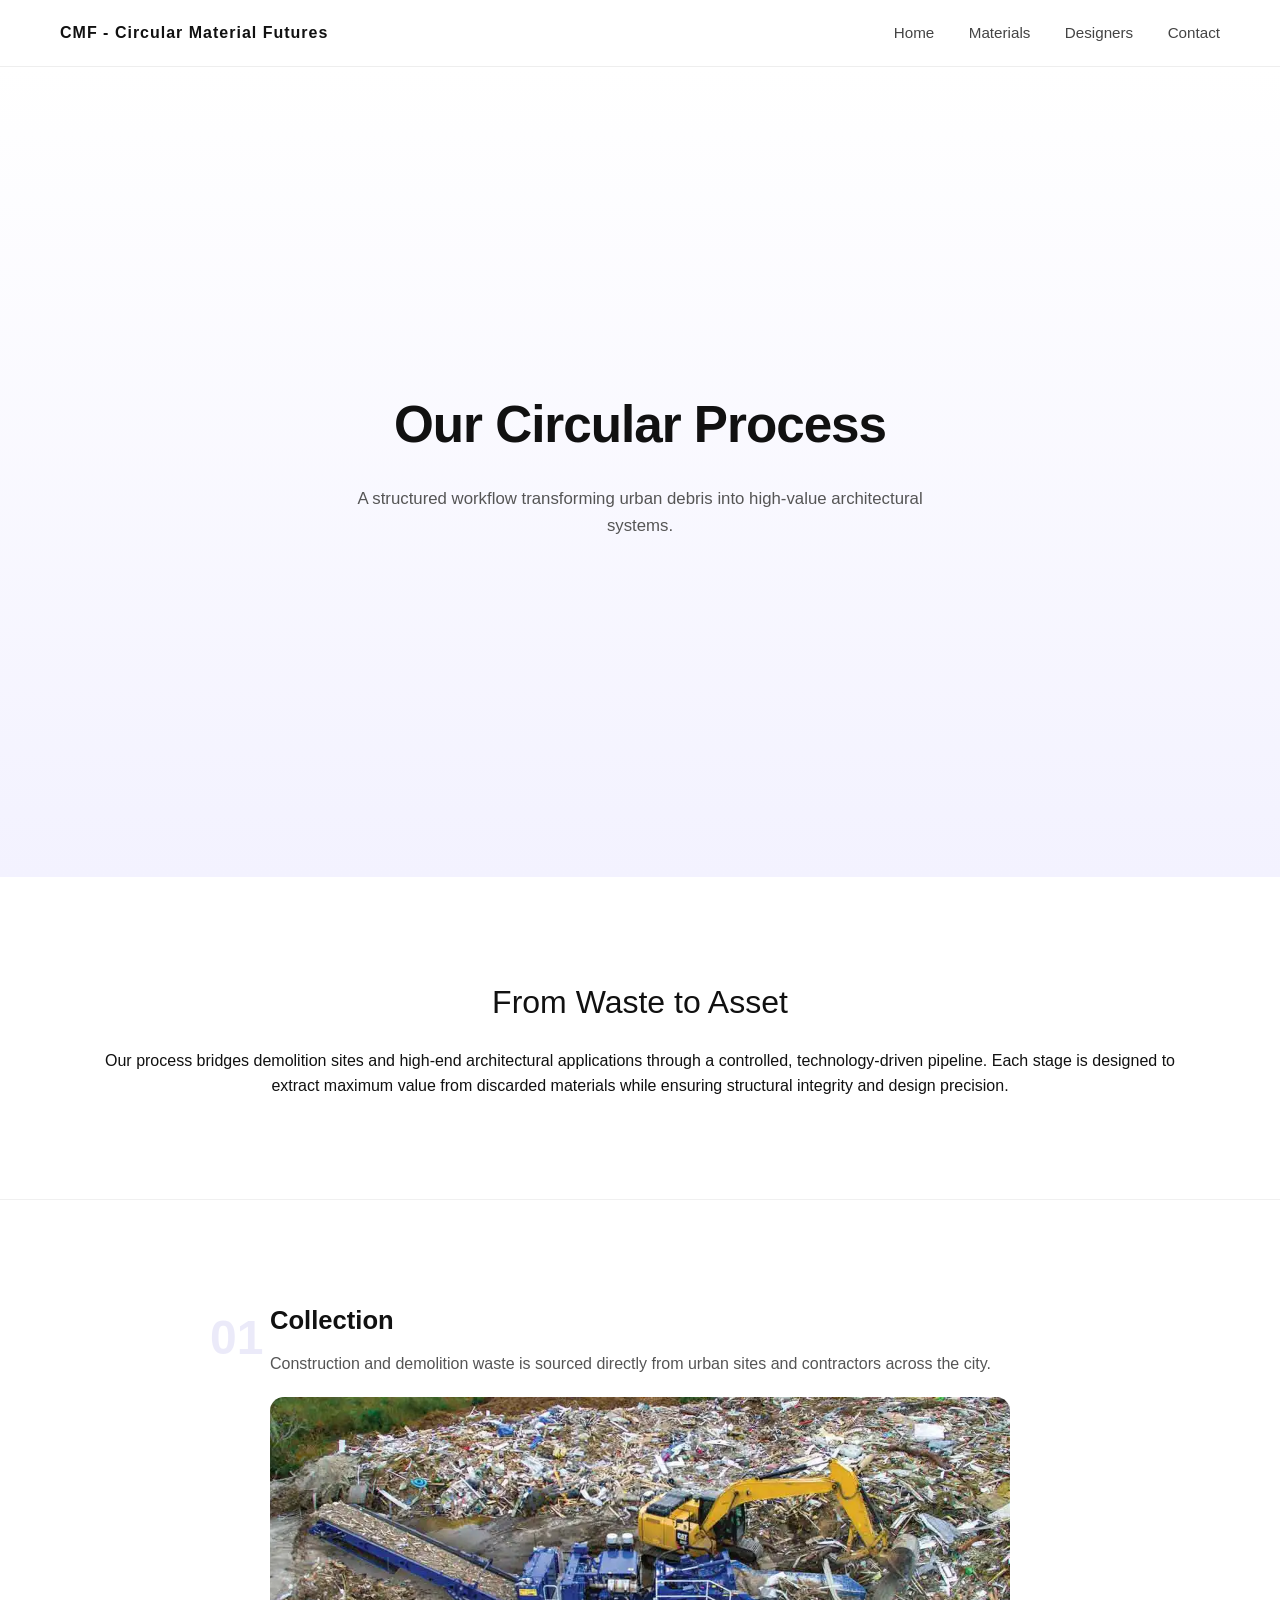
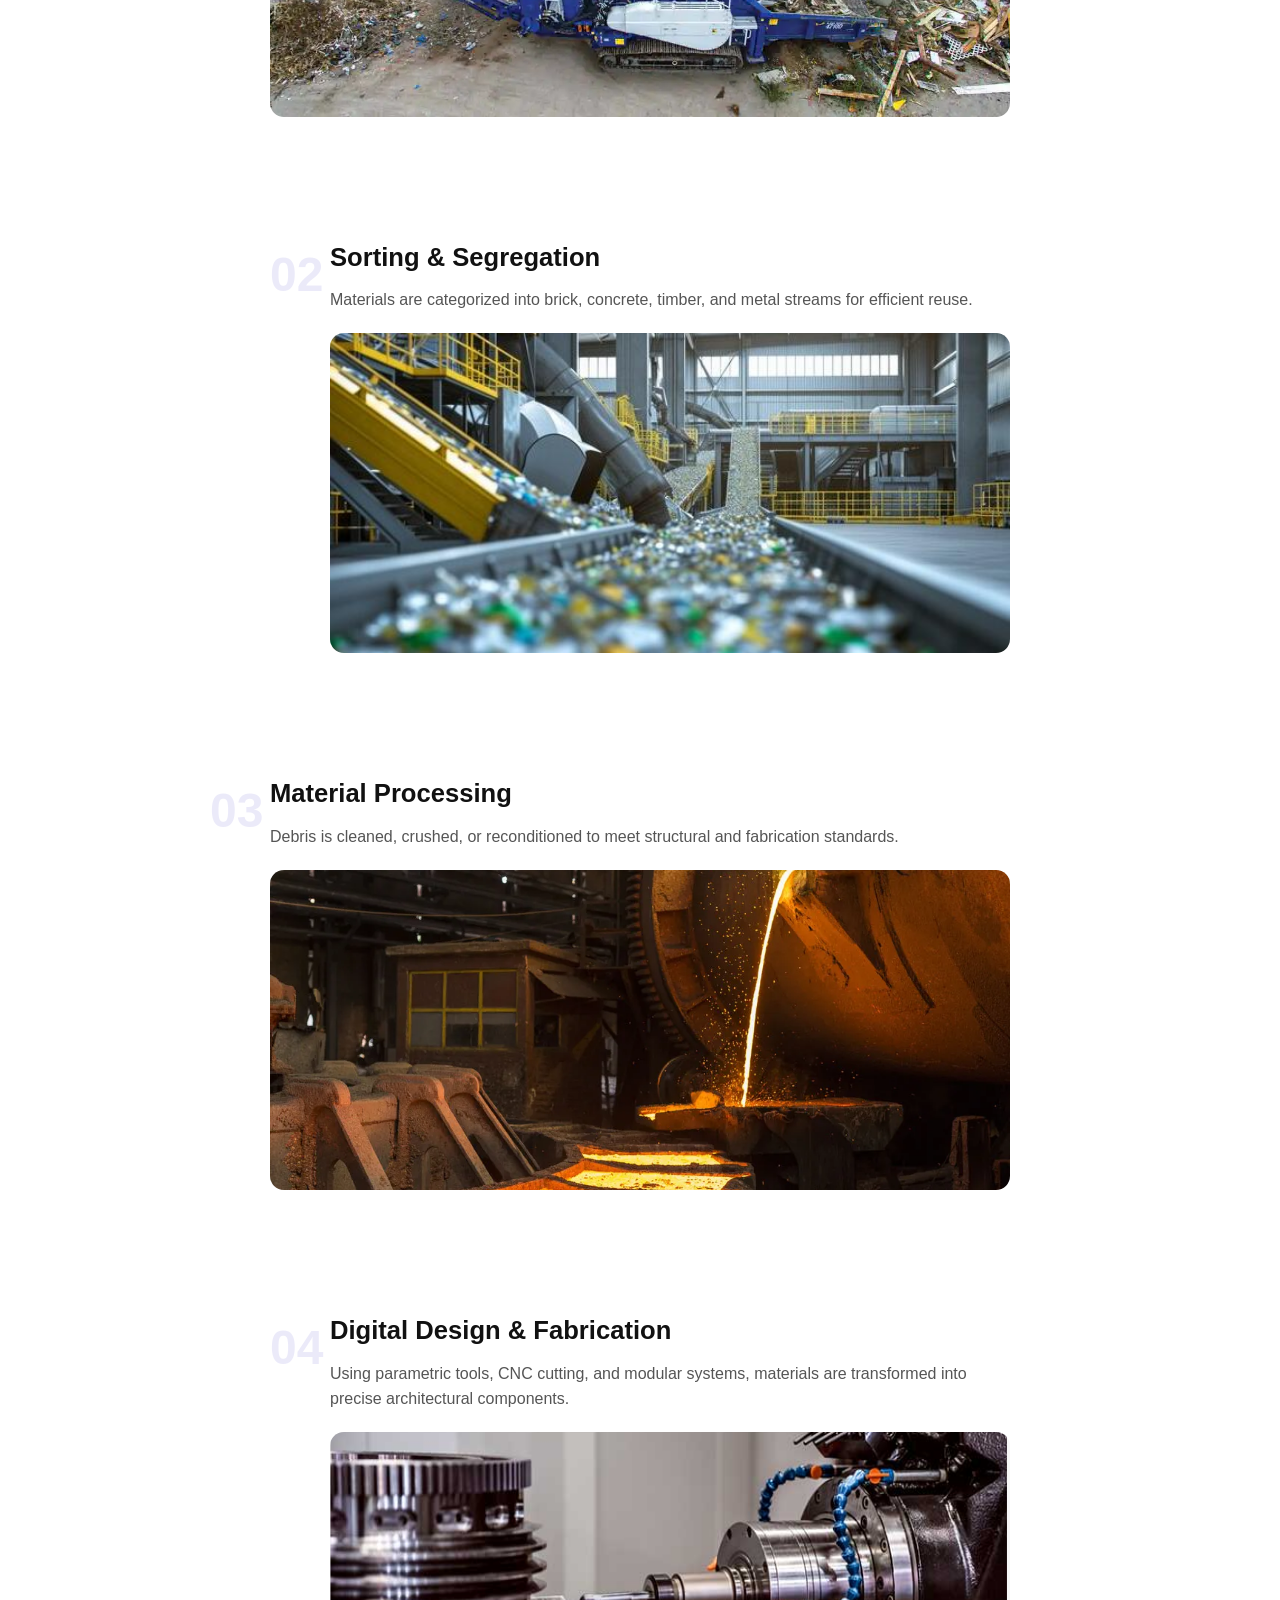
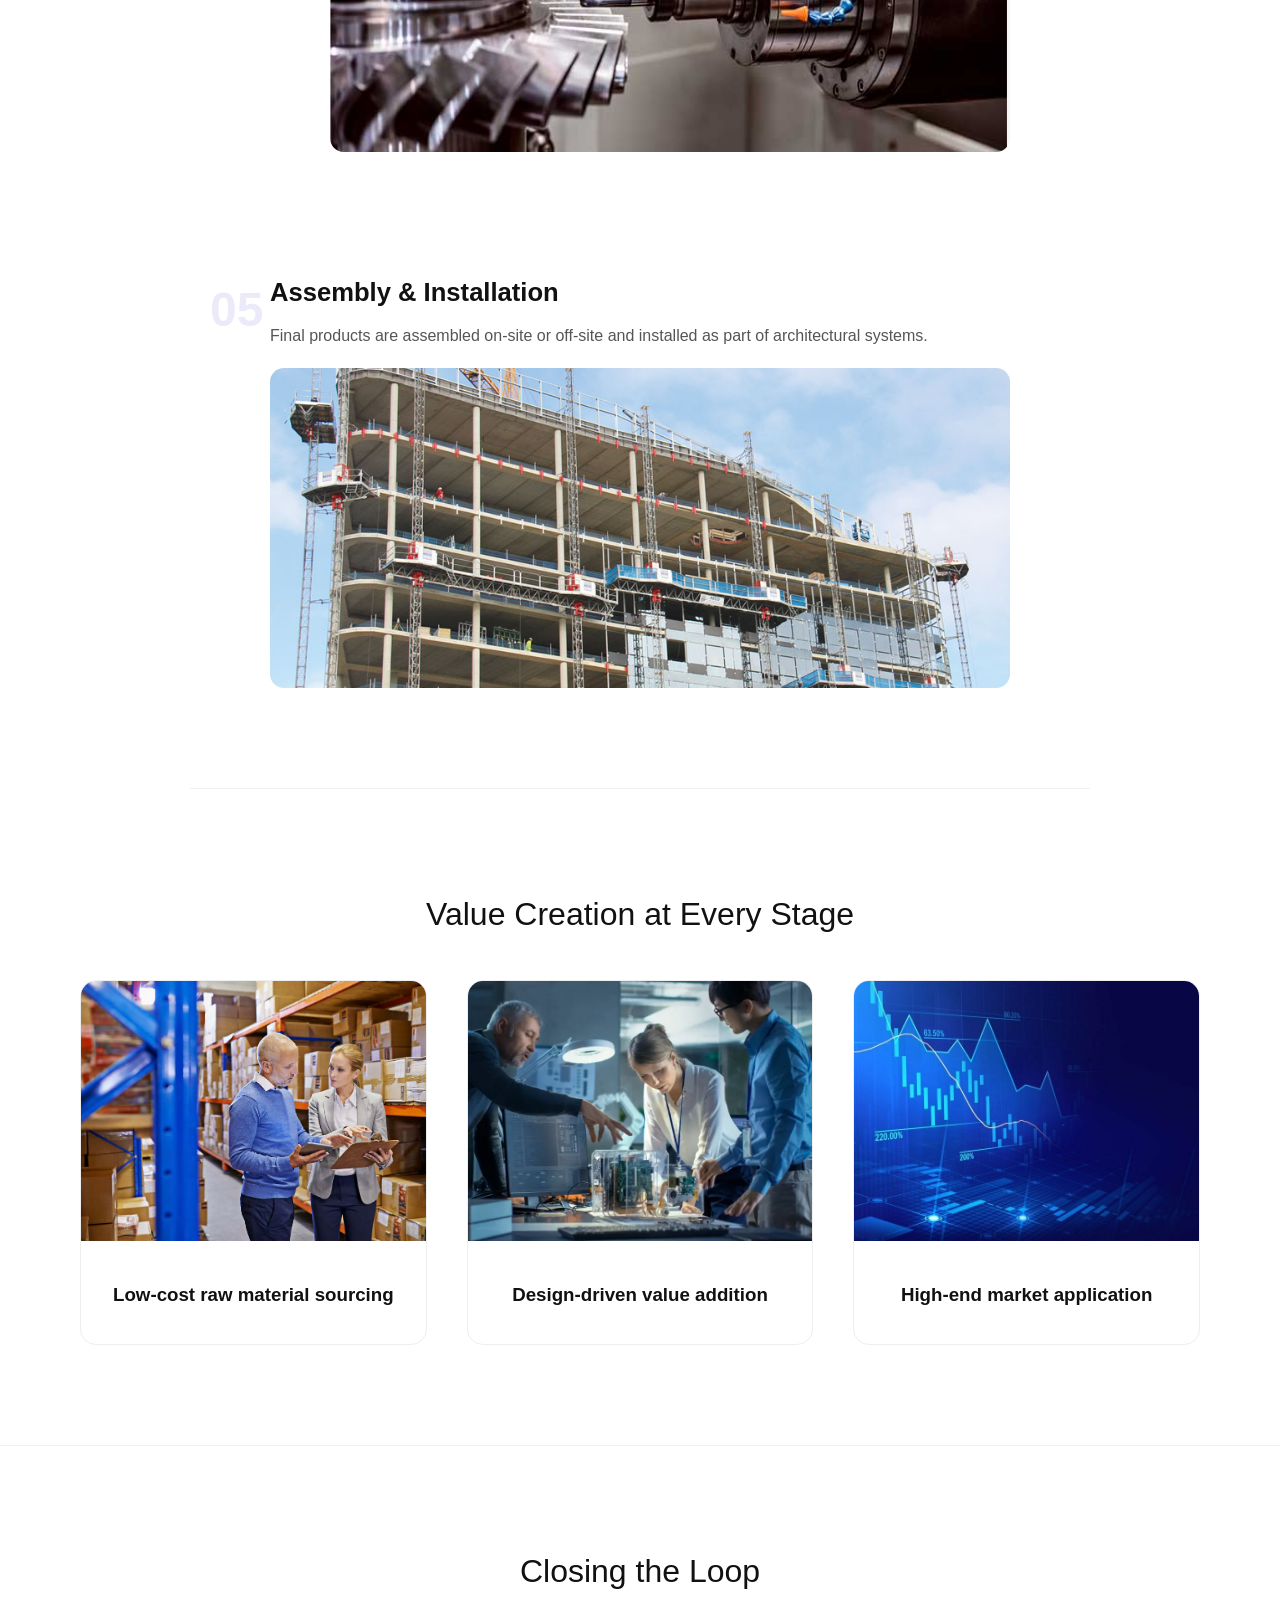
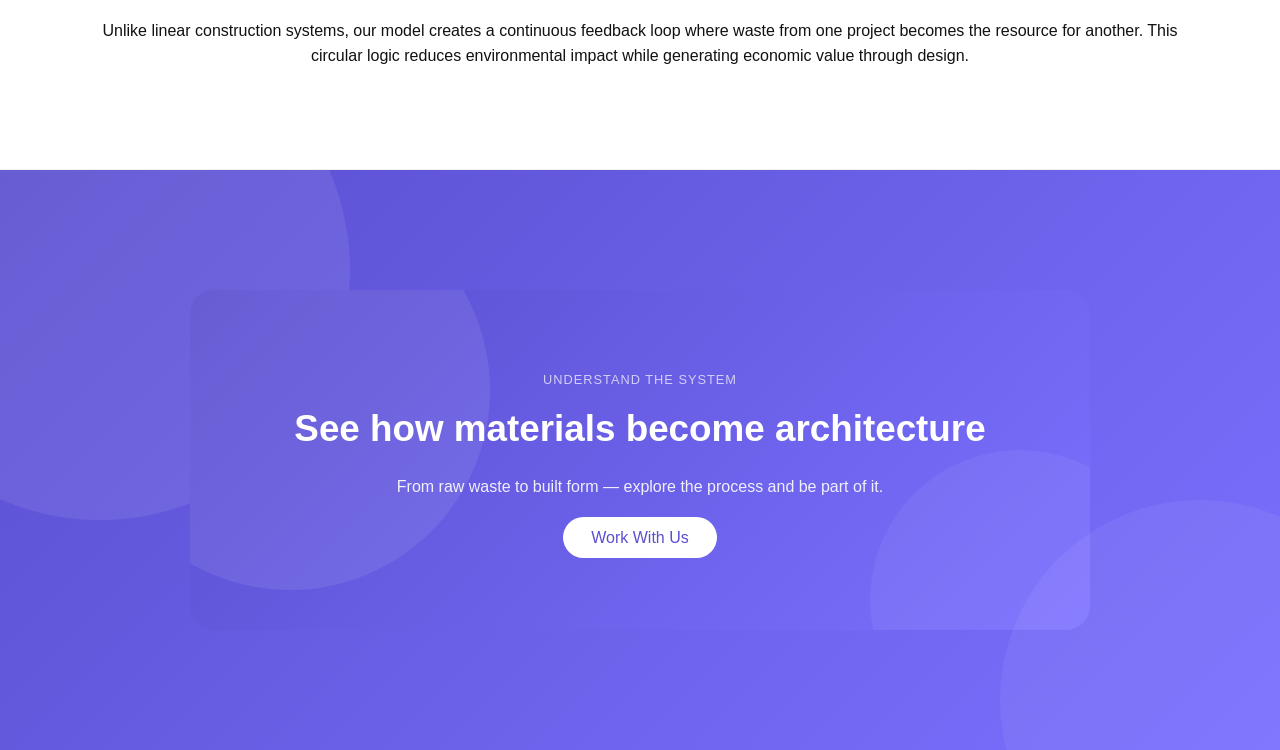
<file: process.html>
<!DOCTYPE html>
<html lang="en">
<head>
    <meta charset="UTF-8">
    <meta name="viewport" content="width=device-width, initial-scale=1.0">
    <title>Process | Circular Material Futures</title>
    <link rel="stylesheet" href="style.css">
</head>

<script src="script.js"></script>
<body>

<!-- NAVBAR -->
<header class="navbar">
    <div class="logo">CMF - Circular Material Futures</div>
    <nav>
        <a href="index.html">Home</a>
        <a href="materials.html">Materials</a>
        <a href="designers.html">Designers</a>
        <a href="contact.html">Contact</a>
    </nav>
</header>

<!-- HERO -->
<section class="hero small-hero">
    <div class="hero-content">
        <h1>Our Circular Process</h1>
        <p>A structured workflow transforming urban debris into high-value architectural systems.</p>
    </div>
</section>

<!-- INTRO -->
<section class="section">
    <h2>From Waste to Asset</h2>
    <p>
        Our process bridges demolition sites and high-end architectural applications through a controlled,
        technology-driven pipeline. Each stage is designed to extract maximum value from discarded materials
        while ensuring structural integrity and design precision.
    </p>
</section>

<!-- PROCESS STEPS -->
<section class="section process-detailed">

    <div class="process-block fade-up animate">
        <span class="process-index">01</span>
        <h3>Collection</h3>
        <p>Construction and demolition waste is sourced directly from urban sites and contractors across the city.</p>
        <div class="image-placeholder wide">
            <img src="img/process/collection.webp" alt="Waste Collection">
        </div>
    </div>

    <div class="process-block fade-up animate">
        <span class="process-index">02</span>
        <h3>Sorting & Segregation</h3>
        <p>Materials are categorized into brick, concrete, timber, and metal streams for efficient reuse.</p>
        <div class="image-placeholder wide">
            <img src="img/process/sorting.jpg" alt="Sorting Facility">
        </div>
    </div>

    <div class="process-block fade-up animate">
        <span class="process-index">03</span>
        <h3>Material Processing</h3>
        <p>Debris is cleaned, crushed, or reconditioned to meet structural and fabrication standards.</p>
        <div class="image-placeholder wide">
            <img src="img/process/processing.webp" alt="Material Processing">
        </div>
    </div>

    <div class="process-block fade-up animate">
        <span class="process-index">04</span>
        <h3>Digital Design & Fabrication</h3>
        <p>Using parametric tools, CNC cutting, and modular systems, materials are transformed into precise architectural components.</p>
        <div class="image-placeholder wide">
            <img src="img/process/fabrication.svg" alt="Digital Fabrication">
        </div>
    </div>

    <div class="process-block fade-up animate">
        <span class="process-index">05</span>
        <h3>Assembly & Installation</h3>
        <p>Final products are assembled on-site or off-site and installed as part of architectural systems.</p>
        <div class="image-placeholder wide">
            <img src="img/process/installation.jpg" alt="Installation">
        </div>
    </div>

</section>

<!-- VALUE ADD -->
<section class="section">
    <h2>Value Creation at Every Stage</h2>

    <div class="grid-3">

        <div class="card material-card">
            <div class="image-placeholder">
                <img src="img/process/sourcing.jpg" alt="Raw Material Sourcing">
            </div>
            <div class="card-content">
                <h3>Low-cost raw material sourcing</h3>
            </div>
        </div>

        <div class="card material-card">
            <div class="image-placeholder">
                <img src="img/process/design.webp" alt="Design Process">
            </div>
            <div class="card-content">
                <h3>Design-driven value addition</h3>
            </div>
        </div>

        <div class="card material-card">
            <div class="image-placeholder">
                <img src="img/process/market.jfif" alt="Final Application">
            </div>
            <div class="card-content">
                <h3>High-end market application</h3>
            </div>
        </div>

    </div>
</section>

<!-- SYSTEM LOGIC -->
<section class="section">
    <h2>Closing the Loop</h2>
    <p>
        Unlike linear construction systems, our model creates a continuous feedback loop where waste from one
        project becomes the resource for another. This circular logic reduces environmental impact while
        generating economic value through design.
    </p>
</section>

<!-- CTA -->
<section class="cta fade-up show">
    <div class="cta-inner">
        <p class="cta-eyebrow">Understand the System</p>
        <h2>See how materials become architecture</h2>
        <p class="cta-sub">
            From raw waste to built form — explore the process and be part of it.
        </p>
        <a href="contact.html" class="cta-btn">Work With Us</a>
    </div>
</section>

</body>
</html>
</file>
<file: style.css>
:root {
    --main: #5A4FCF;
    --dark: #111;
    --light: #f7f7f7;
    --accent: #f3f2ff;
}

/* RESET */
* {
    margin: 0;
    padding: 0;
    box-sizing: border-box;
    font-family: 'Inter', Arial, sans-serif;
}

body {
    background: white;
    color: var(--dark);
    line-height: 1.6;
}

/* NAVBAR */
.navbar {
    display: flex;
    justify-content: space-between;
    padding: 20px 60px;
    position: sticky;
    top: 0;
    background: rgba(255,255,255,0.8);
    backdrop-filter: blur(10px);
    border-bottom: 1px solid #eee;
    z-index: 1000;
}

.navbar nav a {
    margin-left: 30px;
    text-decoration: none;
    color: #444;
    font-size: 0.95rem;
    transition: 0.3s ease;
}

.navbar nav a:hover {
    color: var(--main);
}

.logo {
    font-weight: 600;
    letter-spacing: 1px;
}

/* HERO */
.hero {
    min-height: 90vh;
    display: flex;
    align-items: center;
    justify-content: center;
    text-align: center;
    background: linear-gradient(to bottom, #ffffff, #f3f2ff);
    padding: 20px;
}

.hero h1 {
    font-size: 3.2rem;
    margin-bottom: 20px;
    font-weight: 600;
    letter-spacing: -1px;
    max-width: 900px;
}

.hero p {
    max-width: 600px;
    margin: auto;
    margin-bottom: 20px;
    font-size: 1.05rem;
    color: #555;
}

/* BUTTON */
.btn {
    background: var(--main);
    color: white;
    padding: 12px 24px;
    text-decoration: none;
    border-radius: 30px;
    font-size: 0.9rem;
    transition: all 0.3s ease;
}

.btn:hover {
    background: #483db5;
}

/* SECTIONS */
.section {
    padding: 100px 80px;
    text-align: center;
    border-bottom: 1px solid #f0f0f0;
}

.section h2 {
    margin-bottom: 20px;
    font-size: 2rem;
    font-weight: 500;
}

/* GRIDS */
.grid-2 {
    display: grid;
    grid-template-columns: 1fr 1fr;
    gap: 40px;
    margin-top: 40px;
}

.grid-3 {
    display: grid;
    grid-template-columns: repeat(3, 1fr);
    gap: 40px;
    margin-top: 40px;
}

/* CARD */
.card {
    background: white;
    border-radius: 16px;
    border: 1px solid #eee;
    overflow: hidden;
    transition: all 0.3s ease;
}

.card-content {
    padding: 24px;
}

.card h3 {
    margin-top: 15px;
    margin-bottom: 10px;
    transition: transform 0.3s ease;
}

.card:hover {
    transform: translateY(-6px);
    box-shadow: 0 10px 25px rgba(0,0,0,0.08);
}

.card:hover h3 {
    transform: translateY(-2px);
}

/* IMAGE */
.image-placeholder {
    height: 260px;
    overflow: hidden;
    background: var(--light);
}

.image-placeholder img {
    width: 100%;
    height: 100%;
    object-fit: cover;
    transition: transform 0.5s ease;
}

.card:hover img {
    transform: scale(1.08);
}

/* PROCESS */
.process-steps {
    display: flex;
    justify-content: center;
    gap: 15px;
    margin: 30px 0;
    flex-wrap: wrap;
}

.process-steps div {
    padding: 10px 18px;
    background: white;
    border: 1px solid #ddd;
    border-radius: 30px;
    font-size: 0.85rem;
}

/* LOGOS */
.logo-row {
    display: flex;
    justify-content: center;
    flex-wrap: wrap;
    gap: 200px;
    margin-top: 30px;
}

.logo-box {
    width: 240px;
    height: 120px;
    display: flex;
    align-items: center;
    justify-content: center;
    opacity: 0.6;
    transition: all 0.3s ease;
}

.logo-box img {
    max-width: 100%;
    max-height: 400px;
    object-fit: contain;
    filter: grayscale(100%);
}

.logo-box:hover {
    opacity: 1;
    transform: translateY(-3px);
}

.logo-box:hover img {
    filter: grayscale(0%);
}

/* CTA */
.cta {
    padding: 120px 20px;
    display: flex;
    justify-content: center;
}

.cta-inner {
    background: linear-gradient(135deg, #5A4FCF, #7A70FF);
    color: white;
    text-align: center;
    padding: 80px 40px;
    border-radius: 24px;
    max-width: 900px;
    width: 100%;
    position: relative;
    overflow: hidden;
}

.cta-inner::before {
    content: "";
    position: absolute;
    width: 400px;
    height: 400px;
    background: rgba(255,255,255,0.08);
    border-radius: 50%;
    top: -100px;
    left: -100px;
}

.cta-inner::after {
    content: "";
    position: absolute;
    width: 300px;
    height: 300px;
    background: rgba(255,255,255,0.05);
    border-radius: 50%;
    bottom: -120px;
    right: -80px;
}

.cta-eyebrow {
    font-size: 0.8rem;
    letter-spacing: 1px;
    text-transform: uppercase;
    opacity: 0.7;
    margin-bottom: 10px;
}

.cta h2 {
    font-size: 2.3rem;
    margin-bottom: 15px;
}

.cta-sub {
    max-width: 500px;
    margin: 0 auto 25px;
    opacity: 0.9;
}

.cta-btn {
    background: white;
    color: var(--main);
    padding: 12px 28px;
    border-radius: 30px;
    font-weight: 500;
    text-decoration: none;
    transition: all 0.3s ease;
}

.cta-btn:hover {
    transform: translateY(-2px);
    box-shadow: 0 8px 20px rgba(0,0,0,0.15);
}

/* CONTACT */
.contact-container {
    display: grid;
    grid-template-columns: 1fr 1fr;
    gap: 60px;
    max-width: 1000px;
    margin: auto;
    text-align: left;
}

.contact-form input,
.contact-form textarea {
    padding: 12px;
    border: 1px solid #ddd;
    border-radius: 8px;
    width: 100%;
}

/* LINKS */
.link {
    display: inline-block;
    margin-top: 10px;
    text-decoration: none;
    color: var(--main);
    font-size: 0.9rem;
    position: relative;
}

.link::after {
    content: "";
    position: absolute;
    left: 0;
    bottom: -2px;
    width: 0%;
    height: 1px;
    background: var(--main);
    transition: width 0.3s ease;
}

.link:hover::after {
    width: 100%;
}

/* ANIMATIONS (SAFE DEFAULT) */
.fade-up {
    opacity: 1;
    transform: translateY(0);
}

.fade-up.animate {
    opacity: 0;
    transform: translateY(40px);
}

.fade-up.show {
    opacity: 1;
    transform: translateY(0);
    transition: all 0.8s ease;
}

/* CTA FULL WIDTH */
.cta {
    width: 100%;
    padding: 120px 80px;
    background: linear-gradient(135deg, #5A4FCF, #7A70FF);
    color: white;
    text-align: center;
    position: relative;
    overflow: hidden;
}

/* REMOVE card feel */
.cta-inner {
    max-width: 900px;
    margin: auto;
}

/* subtle background glow */
.cta::before {
    content: "";
    position: absolute;
    width: 500px;
    height: 500px;
    background: rgba(255,255,255,0.08);
    border-radius: 50%;
    top: -150px;
    left: -150px;
}

.cta::after {
    content: "";
    position: absolute;
    width: 400px;
    height: 400px;
    background: rgba(255,255,255,0.05);
    border-radius: 50%;
    bottom: -150px;
    right: -120px;
}

.image-logo-placeholder {
    width: 100%;
    aspect-ratio: 1 / 1;   /* 🔥 THIS makes it square */
    background: white;
    border-radius: 12px;
    display: flex;
    align-items: center;
    justify-content: center;
    overflow: hidden;
}

.image-logo-placeholder img {
    max-width: 70%;
    max-height: 70%;
    object-fit: contain;
}

.image-logo-placeholder {
    box-shadow: inset 0 0 0 1px #eee;
}

.image-placeholder.wide {
    width: 200%;
    height: 600px; /* your preferred height */
    margin-top: 15px;
    border-radius: 12px;
    overflow: hidden;
}

.image-placeholder.wide img {
    width: 200%;
    height: 200%;
    object-fit: cover; /* 🔥 makes it look GOOD */
    transition: transform 0.5s ease;
}

/* subtle hover (optional but nice) */
.process-block:hover img {
    transform: scale(1.03);
}

/* PROCESS LAYOUT */
.process-detailed {
    display: flex;
    flex-direction: column;
    gap: 120px; /* more breathing room */
    max-width: 900px;
    margin: auto;
}

/* EACH BLOCK */
.process-block {
    position: relative;
    text-align: left;
}

/* BIG STEP NUMBER */
.process-index {
    position: absolute;
    left: -60px;
    top: 0;
    font-size: 3rem;
    font-weight: 600;
    color: rgba(90, 79, 207, 0.12); /* subtle purple */
}

/* TITLE */
.process-block h3 {
    font-size: 1.6rem;
    margin-bottom: 10px;
}

/* TEXT */
.process-block p {
    max-width: 1000px;
    color: #555;
    margin-bottom: 20px;
}

/* IMAGE */
.image-placeholder.wide {
    width: 100%;
    height: 320px;
    border-radius: 14px;
    overflow: hidden;
}

.image-placeholder.wide img {
    width: 100%;
    height: 100%;
    object-fit: cover;
    transition: transform 0.6s ease;
}

/* HOVER */
.process-block:hover img {
    transform: scale(1.04);
}

/* ALTERNATING FLOW */
.process-block:nth-child(even) {
    margin-left: 60px;
}

/* FADE ANIMATION BASE */
.fade-up {
    opacity: 1;
    transform: translateY(0);
}

/* only animate when JS adds this */
.fade-up.animate {
    opacity: 0;
    transform: translateY(40px);
    transition: all 0.8s ease;
}

.fade-up.animate.show {
    opacity: 1;
    transform: translateY(0);
}

.fade-up.show {
    opacity: 1;
    transform: translateY(0);
}

.process-block {
    opacity: 1 !important;
    transform: none !important;
}

.designer-card .image-placeholder {
    width: 100%;
    aspect-ratio: 4 / 3; /* slightly cinematic */
    overflow: hidden;
    border-radius: 12px;
    margin-bottom: 16px;
}

.designer-card img {
    width: 100%;
    height: 100%;
    object-fit: cover;
    transition: transform 0.4s ease;
}

.designer-card:hover img {
    transform: scale(1.05);
}

.section-intro {
    max-width: 520px;
    margin: 0 auto 48px auto;
    text-align: center;
    opacity: 0.75;
    line-height: 1.6;
    font-size: 0.95rem;
}

/* COLLECTION CARD */
.collection-card .image-placeholder.wide {
    width: 100%;
    height: 220px;
    overflow: hidden;
    border-radius: 12px;
    margin-bottom: 20px;
}

.collection-card img {
    width: 100%;
    height: 100%;
    object-fit: cover;
    transition: transform 0.5s ease;
}

.collection-card:hover img {
    transform: scale(1.05);
}

/* TEXT */
.collection-card .tag {
    font-size: 0.75rem;
    letter-spacing: 1px;
    text-transform: uppercase;
    opacity: 0.6;
    margin-bottom: 6px;
}

.collection-card h3 {
    font-size: 1.2rem;
    margin-bottom: 10px;
}

.collection-card p {
    font-size: 0.9rem;
    opacity: 0.75;
    line-height: 1.5;
}
</file>
